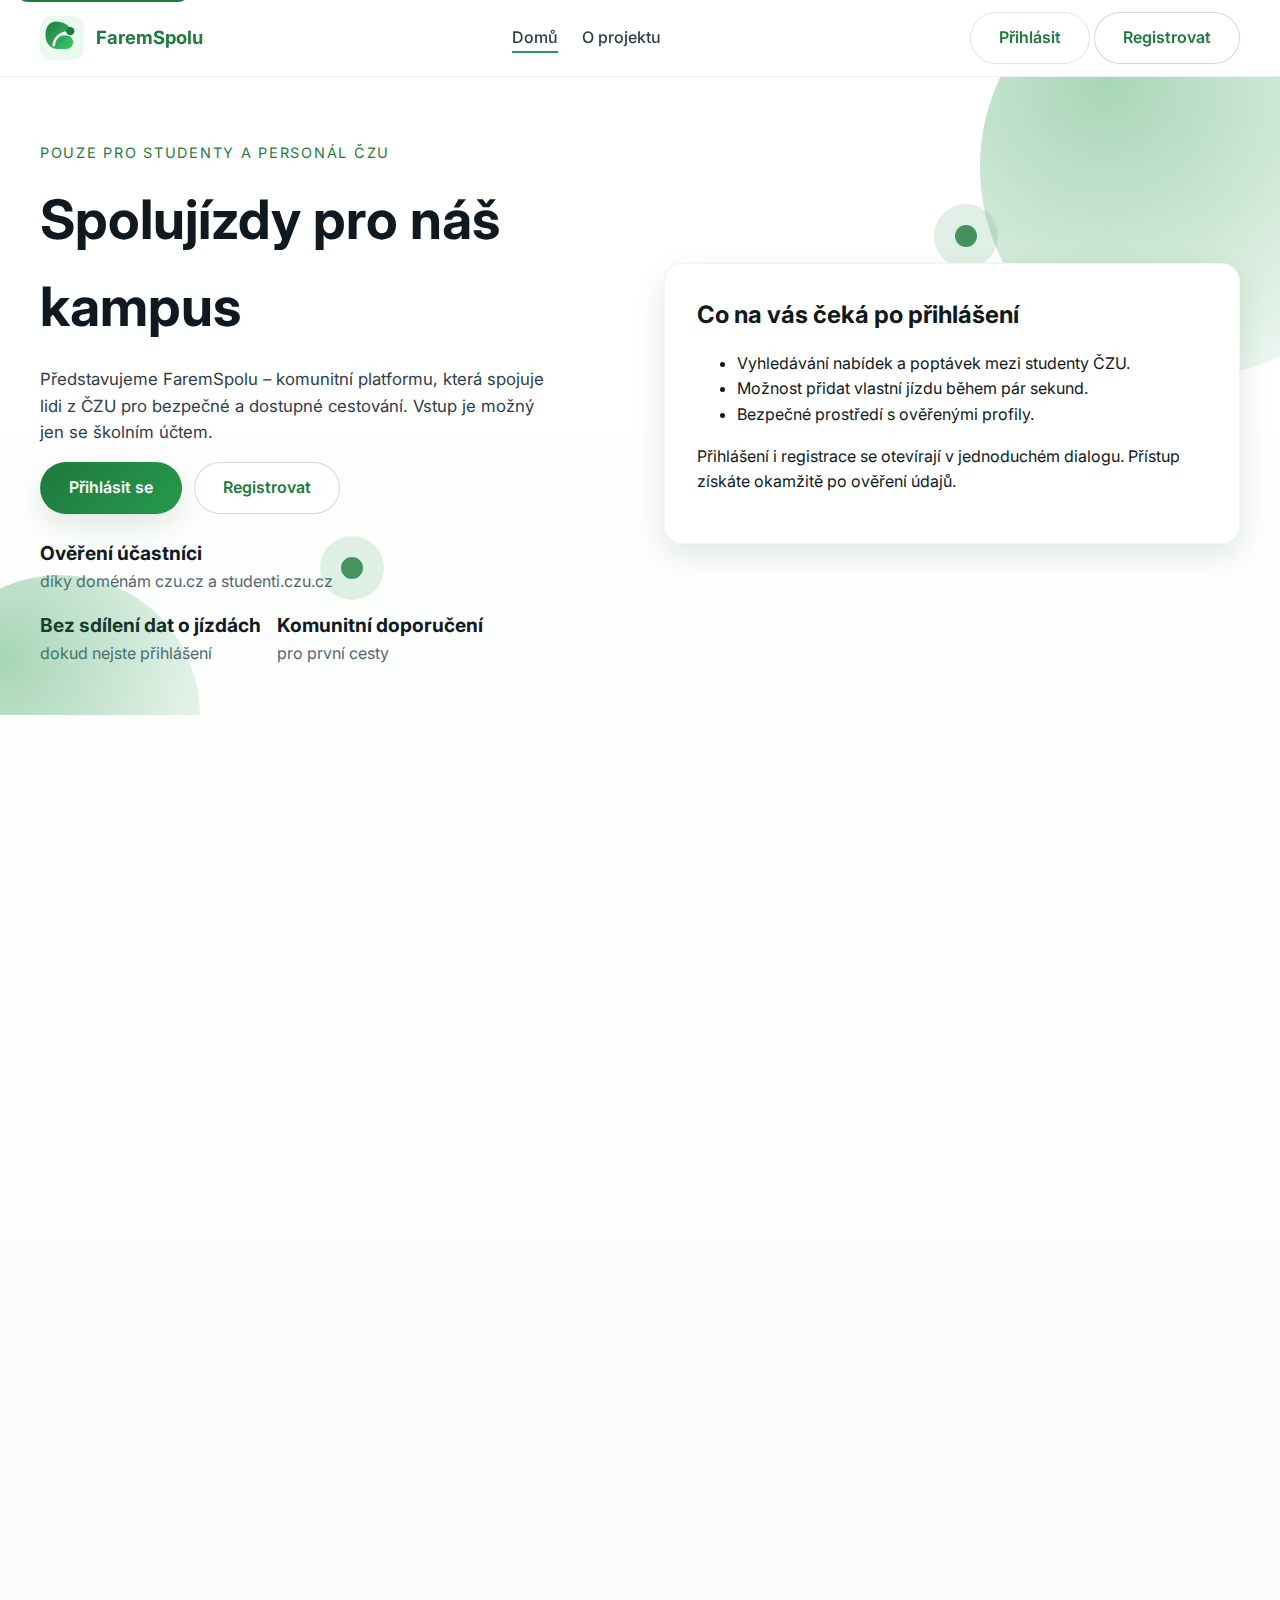
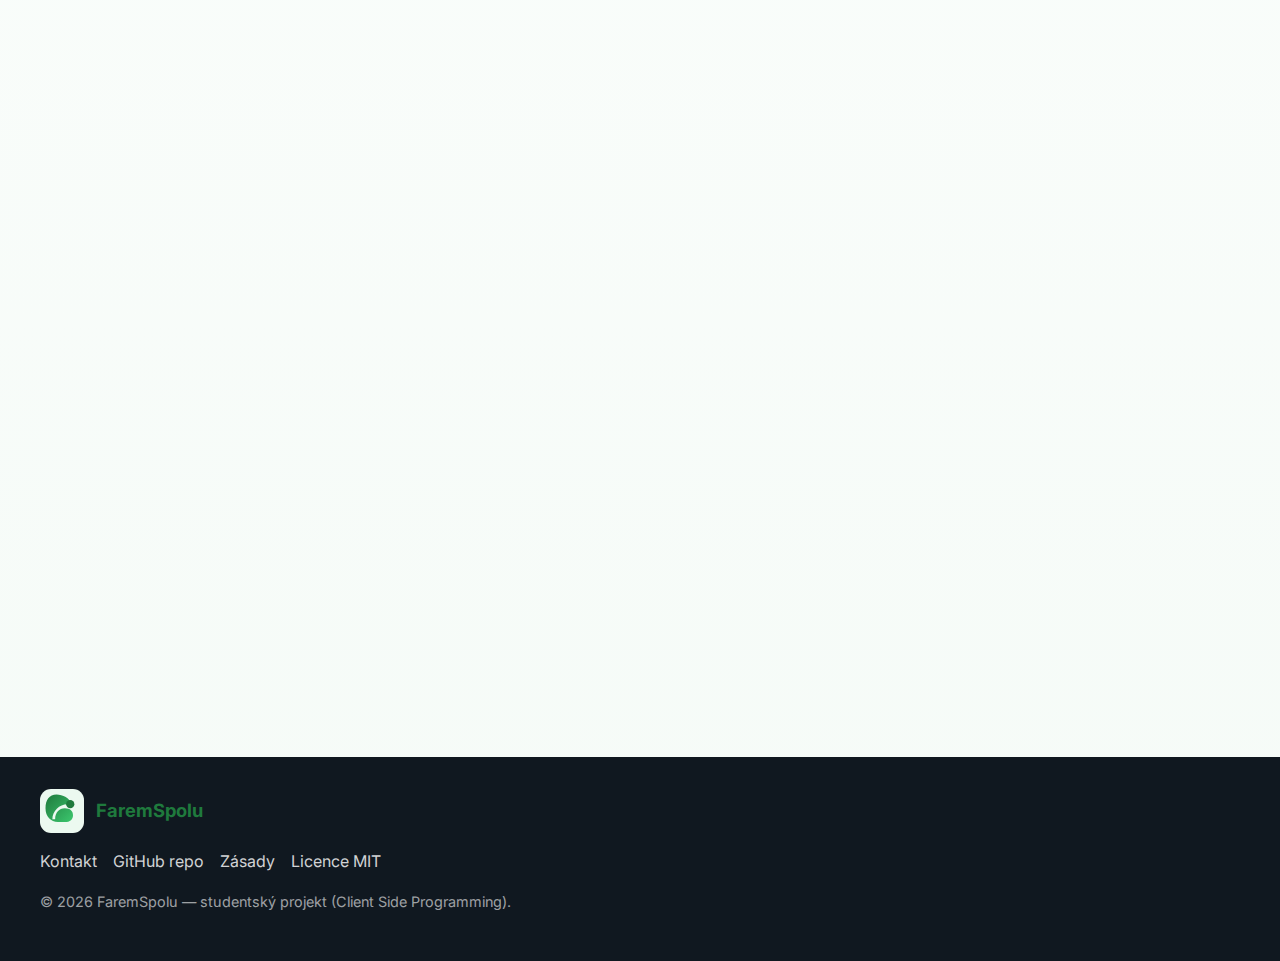
<file: index.html>
<!DOCTYPE html>
<html lang="cs">
  <head>
    <meta charset="utf-8" />
    <meta name="viewport" content="width=device-width, initial-scale=1" />
    <title>FaremSpolu – Jezdi spolu na ČZU</title>
    <meta
      name="description"
      content="Moderní studentská spolujízda pro ČZU. Sdílej cestu, ušetři peníze i planetu."
    />
    <meta property="og:type" content="website" />
    <meta property="og:title" content="FaremSpolu – Jezdi spolu na ČZU" />
    <meta
      property="og:description"
      content="Rezervuj jízdu se spolužáky z ČZU nebo nabídni volná místa."
    />
    <meta property="og:image" content="assets/img/logo.svg" />
    <link rel="icon" type="image/svg+xml" href="assets/img/logo.svg" />
    <link rel="preconnect" href="https://fonts.googleapis.com" />
    <link rel="preconnect" href="https://fonts.gstatic.com" crossorigin />
    <link
      href="https://fonts.googleapis.com/css2?family=Inter:wght@400;500;600;700&display=swap"
      rel="stylesheet"
    />
    <link rel="stylesheet" href="assets/css/reset.css" />
    <link rel="stylesheet" href="assets/css/styles.css" />
  </head>
  <body data-page="home">
    <a class="skip-link" href="#main-content">Přeskočit na obsah</a>
    <header class="site-header" data-component="header"></header>
    <main id="main-content" class="page page--home" tabindex="-1">
      <section class="hero" data-animate>
        <div class="hero__media" aria-hidden="true">
          <span class="hero__orb hero__orb--one"></span>
          <span class="hero__orb hero__orb--two"></span>
          <span class="hero__icon hero__icon--one"></span>
          <span class="hero__icon hero__icon--two"></span>
        </div>
        <div class="container hero__content">
          <div class="hero__copy">
            <p class="eyebrow">Studentská spolujízda z ČZU</p>
            <h1 class="hero__title">Jezdi spolu na ČZU</h1>
            <p class="hero__subtitle">
              Ušetři peníze i planetu. Domluv se se spolužáky, sdílej cestu a získej nové
              kontakty.
            </p>
            <div class="hero__cta">
              <a class="btn btn--primary" href="rides.html">Najít jízdu</a>
              <button class="btn btn--secondary" data-modal-open="offer-modal">
                Přidat jízdu
              </button>
            </div>
            <ul class="hero__stats" aria-label="FaremSpolu statistiky">
              <li><strong>1200+</strong> zprostředkovaných jízd</li>
              <li><strong>4.9★</strong> hodnocení komunity</li>
              <li><strong>-32 % CO₂</strong> proti sólo jízdám</li>
            </ul>
          </div>
          <form class="card search-form" novalidate data-animate>
            <fieldset class="search-form__group">
              <legend class="search-form__legend">Najdi svoji další cestu</legend>
              <label class="input" for="search-from">
                <span class="input__label">Odkud</span>
                <input
                  type="text"
                  id="search-from"
                  name="from"
                  placeholder="Např. Kolín"
                  required
                />
              </label>
              <label class="input" for="search-to">
                <span class="input__label">Kam</span>
                <input
                  type="text"
                  id="search-to"
                  name="to"
                  placeholder="ČZU Suchdol"
                  required
                />
              </label>
              <label class="input" for="search-date">
                <span class="input__label">Datum</span>
                <input type="date" id="search-date" name="date" required />
              </label>
              <div class="input input--switch">
                <span class="input__label">Směr jízdy</span>
                <div class="switch" data-search-direction-switch role="group" aria-label="Směr jízdy">
                  <button
                    class="switch__option is-active"
                    type="button"
                    data-search-direction-option="to"
                    aria-pressed="true"
                  >
                    Na ČZU
                  </button>
                  <button class="switch__option" type="button" data-search-direction-option="from" aria-pressed="false">
                    Z ČZU
                  </button>
                </div>
                <input type="hidden" name="direction" value="to" data-search-direction-value />
              </div>
              <label class="input" for="search-seats">
                <span class="input__label">Počet míst</span>
                <input
                  type="number"
                  id="search-seats"
                  name="seats"
                  min="1"
                  max="5"
                  value="1"
                  required
                />
              </label>
              <button class="btn btn--primary search-form__submit" type="submit">
                Najít jízdu
              </button>
            </fieldset>
          </form>
        </div>
      </section>

      <section class="section section--light" data-animate>
        <div class="container features">
          <header class="section__header">
            <h2 class="section__title">Proč FaremSpolu</h2>
            <p class="section__subtitle">Bezpečná, dostupná a ekologická cesta na fakultu.</p>
          </header>
          <div class="features__grid">
            <article class="card feature-card" tabindex="0">
              <span class="feature-card__icon" aria-hidden="true">
                <svg width="32" height="32"><use href="assets/img/icons.svg#shield"></use></svg>
              </span>
              <h3 class="feature-card__title">Bezpečnější cesta</h3>
              <p class="feature-card__text">
                Profil řidičů, ověřená hodnocení a chat se spolužáky ještě před jízdou.
              </p>
            </article>
            <article class="card feature-card" tabindex="0">
              <span class="feature-card__icon" aria-hidden="true">
                <svg width="32" height="32"><use href="assets/img/icons.svg#wallet"></use></svg>
              </span>
              <h3 class="feature-card__title">Levnější než MHD</h3>
              <p class="feature-card__text">
                Sdílej náklady na palivo i parkování. Transparentní ceny a okamžitá platba.
              </p>
            </article>
            <article class="card feature-card" tabindex="0">
              <span class="feature-card__icon" aria-hidden="true">
                <svg width="32" height="32"><use href="assets/img/icons.svg#leaf"></use></svg>
              </span>
              <h3 class="feature-card__title">Šetrné k planetě</h3>
              <p class="feature-card__text">
                Méně aut na silnici, méně emisí. Přispěj k zelenějšímu kampusu ČZU.
              </p>
            </article>
            <article class="card feature-card" tabindex="0">
              <span class="feature-card__icon" aria-hidden="true">
                <svg width="32" height="32"><use href="assets/img/icons.svg#hands"></use></svg>
              </span>
              <h3 class="feature-card__title">Komunitní zážitek</h3>
              <p class="feature-card__text">
                Poznej spolužáky z jiných oborů, sdílej tipy na zkoušky i cestovatelské zážitky.
              </p>
            </article>
          </div>
        </div>
      </section>

      <section class="section" data-animate>
        <div class="container rides-preview">
          <header class="section__header">
            <h2 class="section__title">Nejbližší jízdy</h2>
            <p class="section__subtitle">Vyber si z aktuálně nabízených jízd od studentů.</p>
          </header>
          <div class="rides-preview__list" data-rides-preview></div>
          <div class="section__actions">
            <a class="btn btn--ghost" href="rides.html">Zobrazit všechny jízdy</a>
          </div>
        </div>
      </section>

      <section class="section section--accent" data-animate>
        <div class="container testimonials">
          <header class="section__header">
            <h2 class="section__title">Reference od studentů</h2>
            <p class="section__subtitle">Co říká komunita FaremSpolu.</p>
          </header>
          <div class="testimonials__grid">
            <figure class="testimonial-card card">
              <blockquote class="testimonial-card__quote">
                „Našla jsem parťáky na každodenní cestu z Kladna. A díky hodnocení vím, s kým jedu.“
              </blockquote>
              <figcaption class="testimonial-card__meta">Lucie, Provozně ekonomická fakulta</figcaption>
            </figure>
            <figure class="testimonial-card card">
              <blockquote class="testimonial-card__quote">
                „Přidal jsem se jako řidič a mám plné auto během pár minut. Super komunita.“
              </blockquote>
              <figcaption class="testimonial-card__meta">Tomáš, Technická fakulta</figcaption>
            </figure>
            <figure class="testimonial-card card">
              <blockquote class="testimonial-card__quote">
                „Platforma je přístupná, vše jde ovládat klávesnicí a modální okno funguje skvěle.“
              </blockquote>
              <figcaption class="testimonial-card__meta">Eva, Fakulta životního prostředí</figcaption>
            </figure>
          </div>
        </div>
      </section>

      <section class="section section--quiet" data-animate id="next-steps">
        <div class="container split">
          <div class="split__content">
            <h2 class="section__title">Sdílej cestu z kampusu i zpět</h2>
            <p>
              FaremSpolu propojuje studenty ČZU. Najdeš zde nabídky jízd po celé republice, chytré
              filtry, ale i komunitu ochotných řidičů a pasažérů. Přidej se a pomoz zmenšit uhlíkovou
              stopu univerzity.
            </p>
          </div>
          <div class="split__media" aria-hidden="true">
            <svg class="split__illustration" viewBox="0 0 160 120">
              <rect x="8" y="20" width="144" height="80" rx="16" class="split__screen" />
              <path d="M40 80 L55 52 L70 80 Z" class="split__road" />
              <circle cx="88" cy="60" r="18" class="split__marker" />
            </svg>
          </div>
        </div>
      </section>

      <section class="section section--quiet" data-animate>
        <div class="container next-steps">
          <header class="section__header">
            <h2 class="section__title">HOW TO RUN</h2>
            <p class="section__subtitle">Otevři soubor <code>index.html</code> v prohlížeči.</p>
          </header>
          <header class="section__header section__header--sub">
            <h2 class="section__title">NEXT STEPS</h2>
            <ul class="next-steps__list">
              <li>Napojení na PHP API pro reálná data jízd.</li>
              <li>Implementace chatu uživatelů.</li>
              <li>Server-side filtry a rezervace míst.</li>
            </ul>
          </header>
        </div>
      </section>
    </main>
    <footer class="site-footer" data-component="footer"></footer>

    <script type="module" src="assets/js/pages/home.js"></script>
  </body>
</html>
</file>
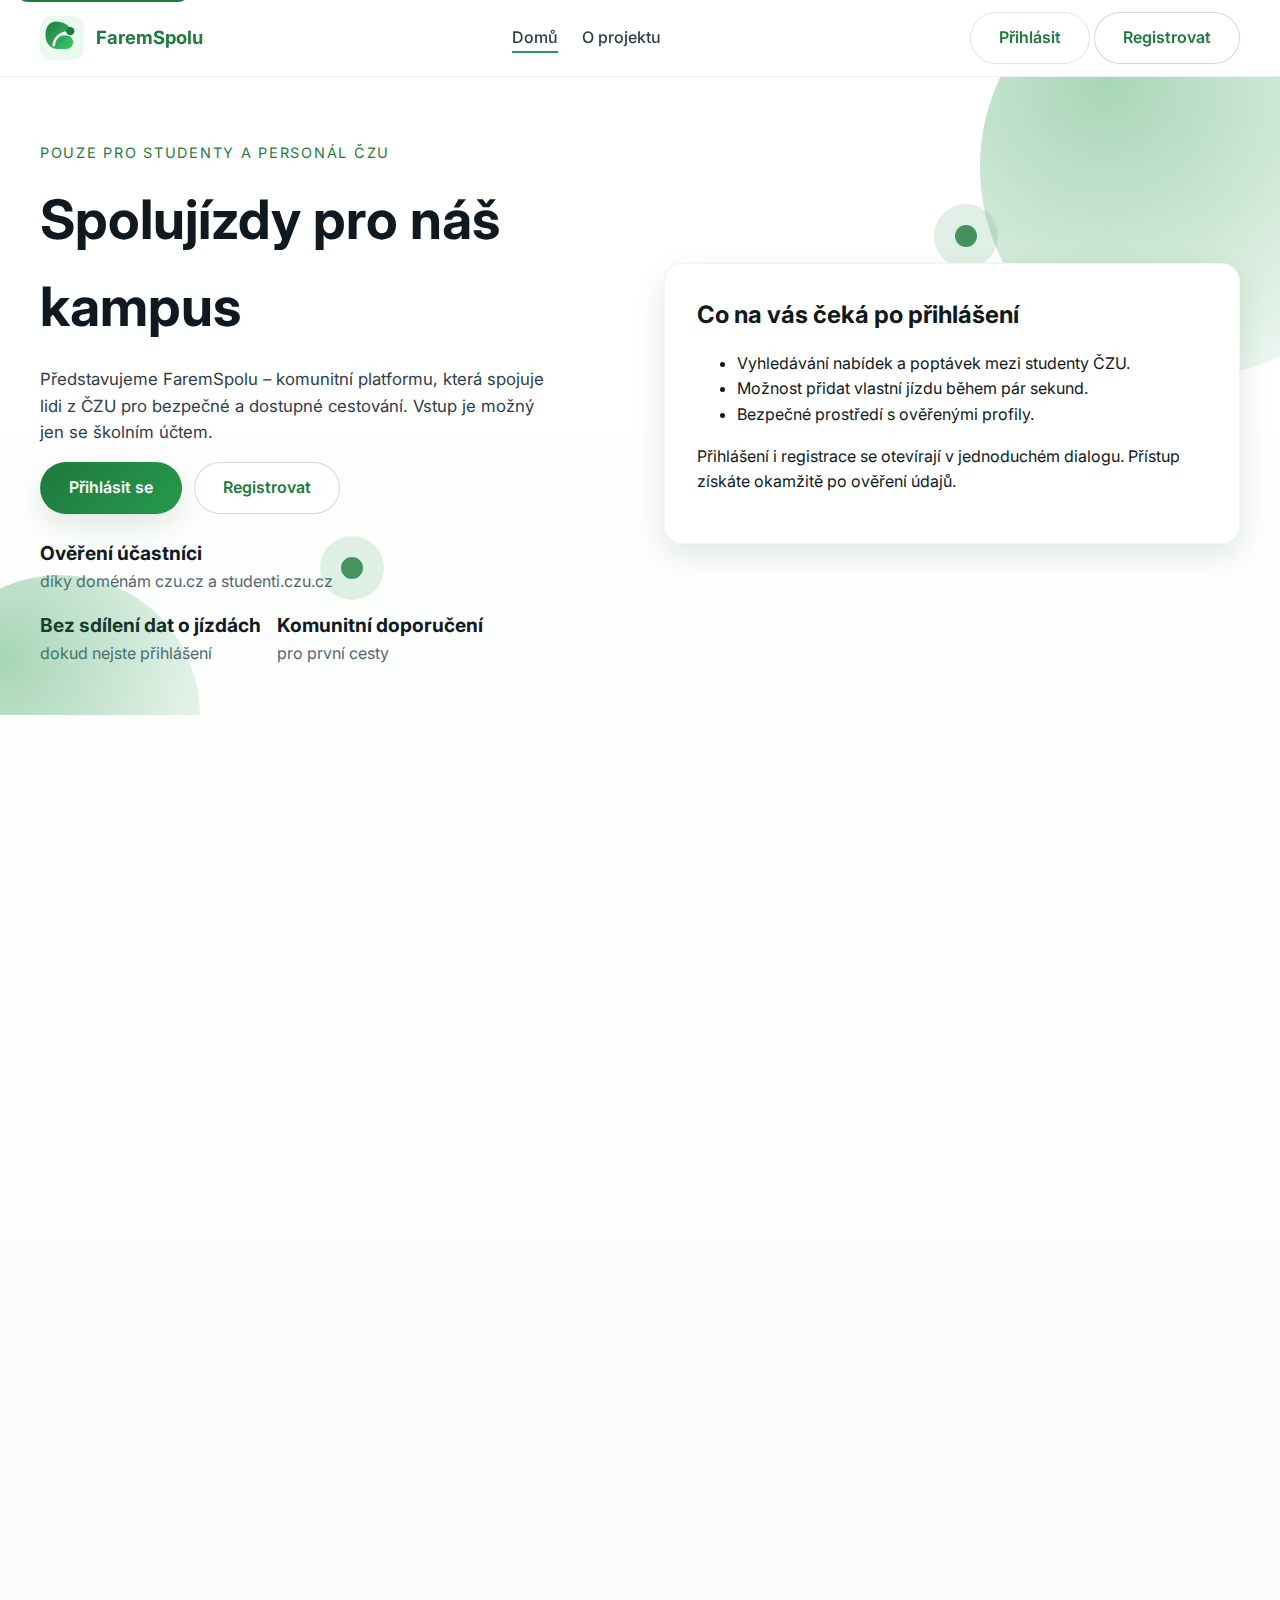
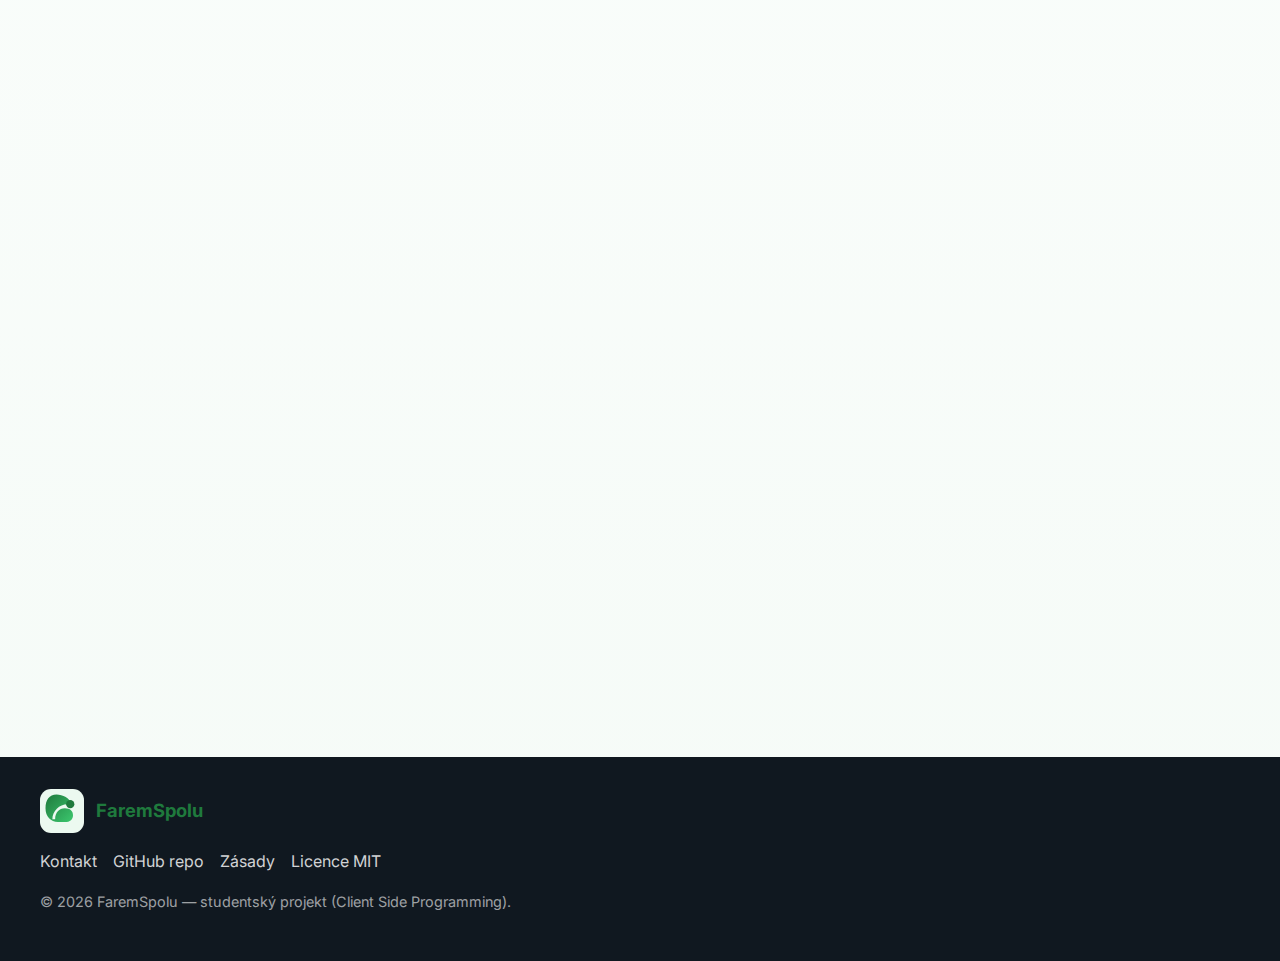
<file: account.html>
<!DOCTYPE html>
<html lang="cs">
  <head>
    <meta charset="utf-8" />
    <meta name="viewport" content="width=device-width, initial-scale=1" />
    <title>Můj účet – FaremSpolu</title>
    <meta name="description" content="Přehled jízd, hodnocení a aktivit uživatele FaremSpolu." />
    <link rel="icon" type="image/svg+xml" href="assets/img/logo.svg" />
    <link rel="preconnect" href="https://fonts.googleapis.com" />
    <link rel="preconnect" href="https://fonts.gstatic.com" crossorigin />
    <link
      href="https://fonts.googleapis.com/css2?family=Inter:wght@400;500;600;700&display=swap"
      rel="stylesheet"
    />
    <link rel="stylesheet" href="assets/css/reset.css" />
    <link rel="stylesheet" href="assets/css/styles.css" />
  </head>
  <body data-page="account">
    <a class="skip-link" href="#main-content">Přeskočit na obsah</a>
    <header class="site-header" data-component="header"></header>
    <main id="main-content" class="page page--account" tabindex="-1">
      <section class="subhero" data-animate>
        <div class="container subhero__inner">
          <div>
            <h1 class="subhero__title">Můj účet</h1>
            <p class="subhero__subtitle">
              Sleduj své cesty jako řidič i pasažér. Spravuj nabídky jízd a sleduj hodnocení.
            </p>
          </div>
          <button class="btn btn--secondary" data-modal-open="offer-modal">Nabídnout jízdu</button>
        </div>
      </section>

      <section class="section section--quiet" data-animate>
        <div class="container account" data-account>
          <article class="card account__summary" aria-live="polite">
            <h2 class="section__title">Shrnutí účtu</h2>
            <p class="account__role" data-account-role>Načítám údaje...</p>
            <dl class="account__stats">
              <div>
                <dt>Jízd jako řidič</dt>
                <dd data-account-driver-count>–</dd>
              </div>
              <div>
                <dt>Jízd jako pasažér</dt>
                <dd data-account-passenger-count>–</dd>
              </div>
              <div>
                <dt>Průměrné hodnocení</dt>
                <dd data-account-rating>–</dd>
              </div>
            </dl>
            <button class="btn btn--ghost" data-modal-open="offer-modal">Přidat novou jízdu</button>
          </article>

          <section class="account__lists">
            <article class="card account__section" aria-labelledby="driver-rides-heading">
              <div class="account__section-header">
                <h2 id="driver-rides-heading" class="section__title">Moje jízdy jako řidič</h2>
                <span class="badge" data-driver-role>Řidič</span>
              </div>
              <ul class="account__ride-list" data-driver-rides></ul>
            </article>

            <article class="card account__section" aria-labelledby="passenger-rides-heading">
              <div class="account__section-header">
                <h2 id="passenger-rides-heading" class="section__title">Moje jízdy jako pasažér</h2>
                <span class="badge badge--muted" data-passenger-role>Pasažér</span>
              </div>
              <ul class="account__ride-list" data-passenger-rides></ul>
            </article>
          </section>
        </div>
      </section>

      <section class="section" data-animate id="vehicles">
        <div class="container account-vehicles">
          <div class="account-vehicles__header">
            <h2 class="section__title">Moje auta</h2>
            <p>
              Spravuj vozidla, která používáš pro spolujízdy. Udržuj informace aktuální pro větší
              důvěryhodnost a rychlejší potvrzení žádostí.
            </p>
          </div>
          <div class="account-vehicles__content">
            <article class="card account-vehicles__panel" aria-labelledby="vehicle-list-heading">
              <div class="account__section-header">
                <h3 id="vehicle-list-heading" class="section__title">Registrovaná vozidla</h3>
              </div>
              <ul class="account-vehicles__items" data-vehicle-list></ul>
            </article>
            <article class="card account-vehicles__form" aria-labelledby="vehicle-form-heading">
              <div class="account__section-header">
                <h3 id="vehicle-form-heading" class="section__title">Přidat nové vozidlo</h3>
              </div>
              <form data-vehicle-form>
                <div class="account-vehicles__grid account-vehicles__grid--two">
                  <label class="input" for="vehicle-brand">
                    <span class="input__label">Značka</span>
                    <input id="vehicle-brand" name="brand" type="text" required autocomplete="off" />
                  </label>
                  <label class="input" for="vehicle-model">
                    <span class="input__label">Model</span>
                    <input id="vehicle-model" name="model" type="text" required autocomplete="off" />
                  </label>
                </div>
                <div class="account-vehicles__grid account-vehicles__grid--two">
                  <label class="input" for="vehicle-color">
                    <span class="input__label">Barva</span>
                    <input id="vehicle-color" name="color" type="text" required autocomplete="off" />
                  </label>
                  <label class="input" for="vehicle-plate">
                    <span class="input__label">SPZ</span>
                    <input id="vehicle-plate" name="plate" type="text" required autocomplete="off" />
                  </label>
                </div>
                <label class="input" for="vehicle-engine">
                  <span class="input__label">Typ motoru</span>
                  <select id="vehicle-engine" name="engine" required>
                    <option value="" disabled selected hidden>Vyber typ motoru</option>
                    <option value="benzin">Benzín</option>
                    <option value="diesel">Diesel</option>
                    <option value="lpg">LPG</option>
                    <option value="electro">Elektro</option>
                    <option value="hybrid">Hybrid</option>
                  </select>
                </label>
                <button class="btn btn--primary" type="submit">Uložit vozidlo</button>
              </form>
            </article>
          </div>
        </div>
      </section>
    </main>
    <footer class="site-footer" data-component="footer"></footer>

    <script type="module" src="assets/js/pages/account.js"></script>
  </body>
</html>
</file>
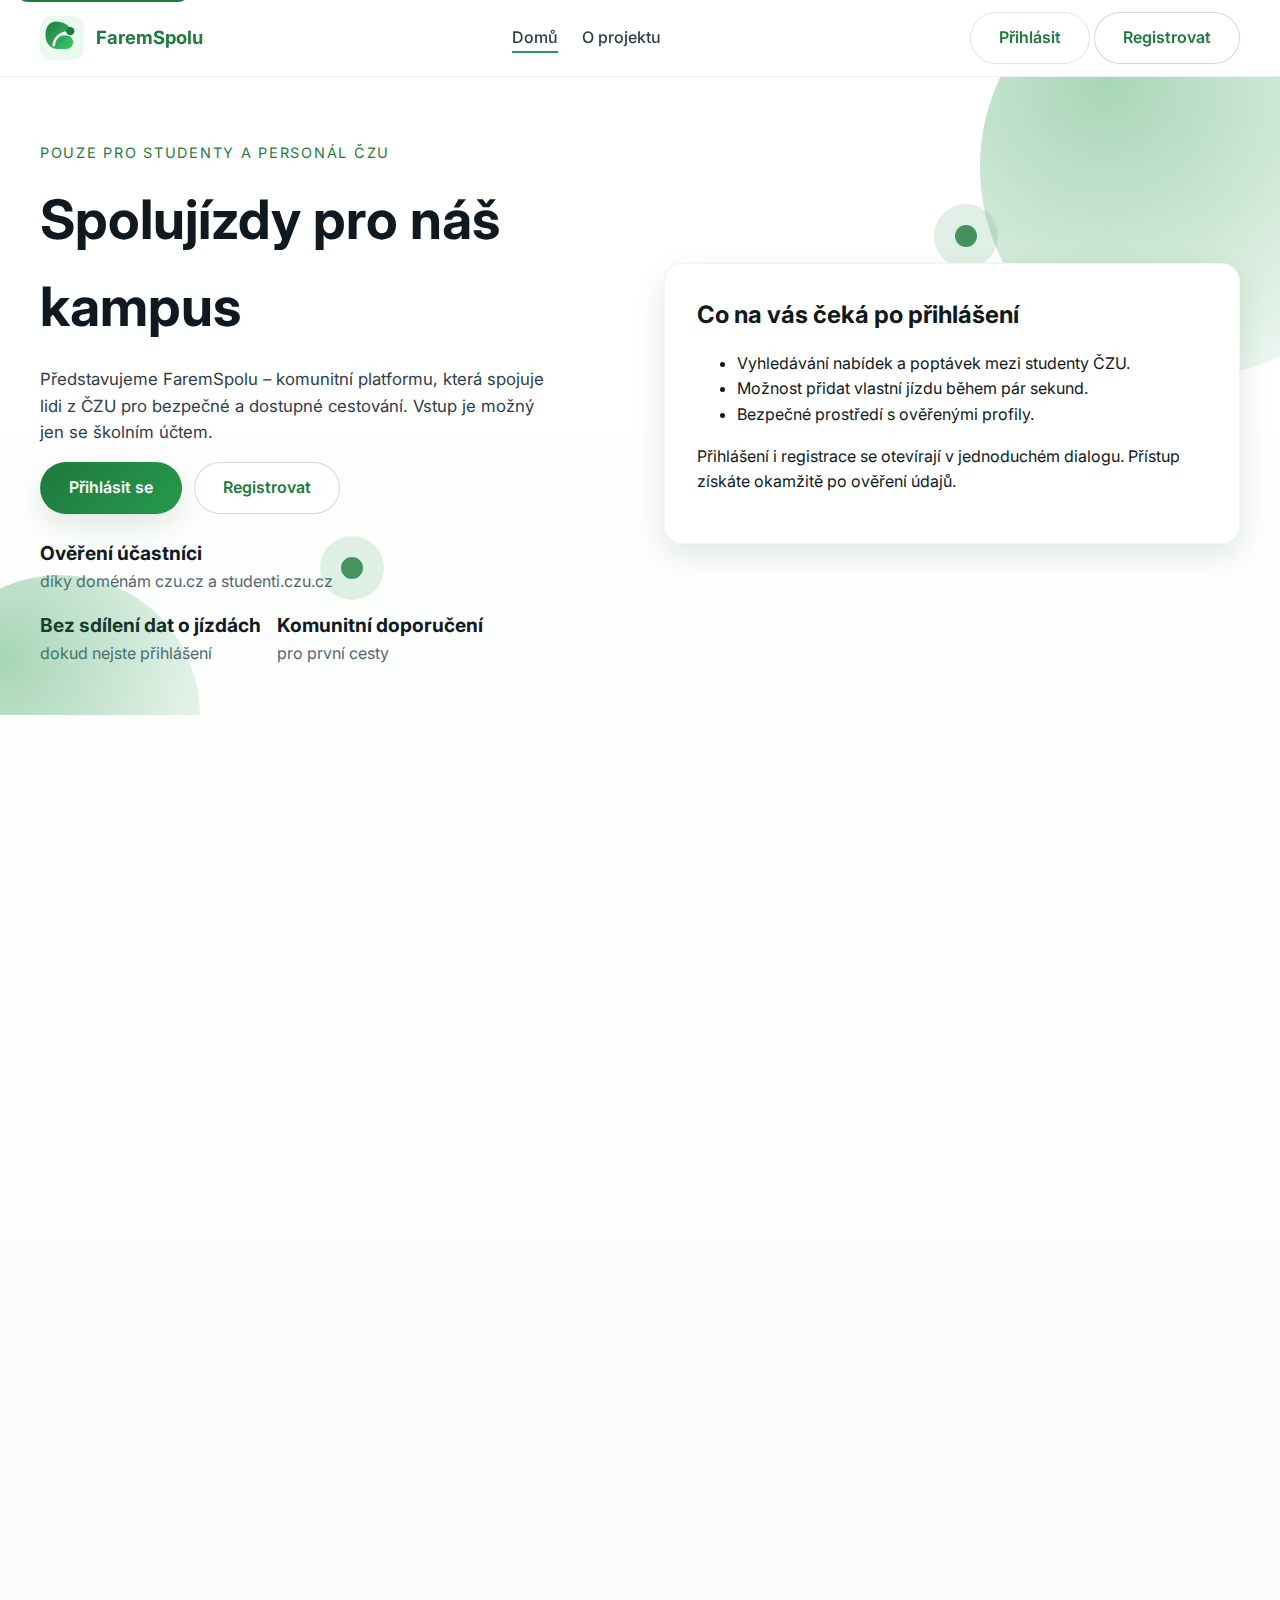
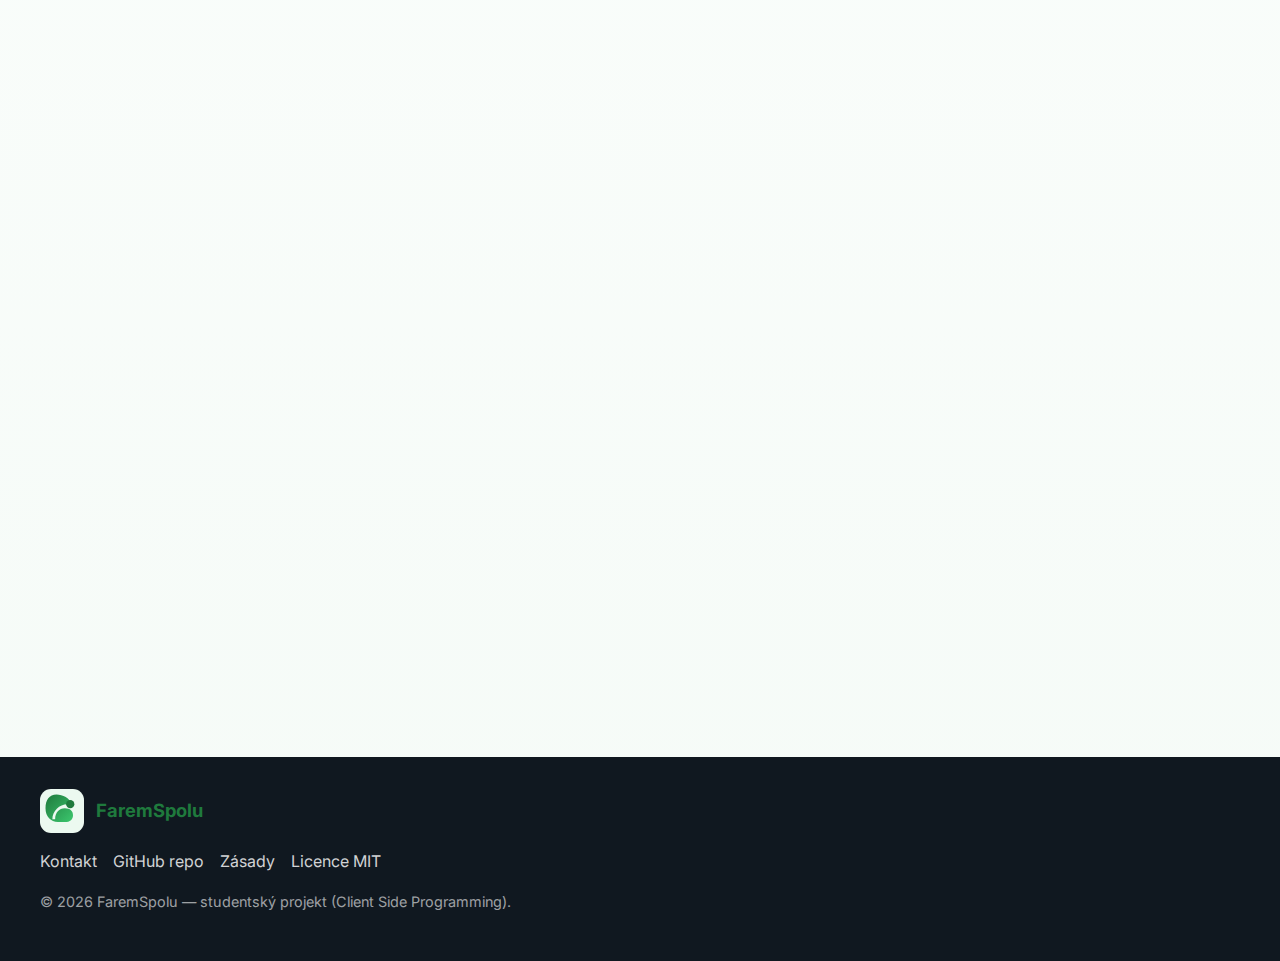
<file: landing.html>
<!DOCTYPE html>
<html lang="cs">
  <head>
    <meta charset="utf-8" />
    <meta name="viewport" content="width=device-width, initial-scale=1" />
    <title>FaremSpolu – Pro studenty a personál ČZU</title>
    <meta
      name="description"
      content="Přidej se k komunitě spolujízd na ČZU. Přístup jen pro studenty a zaměstnance se školním účtem."
    />
    <meta property="og:type" content="website" />
    <meta property="og:title" content="FaremSpolu – Pro studenty a personál ČZU" />
    <meta
      property="og:description"
      content="Sdílej cesty mezi kampusem a domovem se spolužáky. Registrace pouze pro školní e-maily."
    />
    <meta property="og:image" content="assets/img/logo.svg" />
    <link rel="icon" type="image/svg+xml" href="assets/img/logo.svg" />
    <link rel="preconnect" href="https://fonts.googleapis.com" />
    <link rel="preconnect" href="https://fonts.gstatic.com" crossorigin />
    <link
      href="https://fonts.googleapis.com/css2?family=Inter:wght@400;500;600;700&display=swap"
      rel="stylesheet"
    />
    <link rel="stylesheet" href="assets/css/reset.css" />
    <link rel="stylesheet" href="assets/css/styles.css" />
  </head>
  <body data-page="landing">
    <a class="skip-link" href="#main-content">Přeskočit na obsah</a>
    <header class="site-header" data-component="header"></header>
    <main id="main-content" class="page page--home" tabindex="-1">
      <section class="hero" data-animate>
        <div class="hero__media" aria-hidden="true">
          <span class="hero__orb hero__orb--one"></span>
          <span class="hero__orb hero__orb--two"></span>
          <span class="hero__icon hero__icon--one"></span>
          <span class="hero__icon hero__icon--two"></span>
        </div>
        <div class="container hero__content">
          <div class="hero__copy">
            <p class="eyebrow">Pouze pro studenty a personál ČZU</p>
            <h1 class="hero__title">Spolujízdy pro náš kampus</h1>
            <p class="hero__subtitle">
              Představujeme FaremSpolu – komunitní platformu, která spojuje lidi z ČZU pro bezpečné a dostupné
              cestování. Vstup je možný jen se školním účtem.
            </p>
            <div class="hero__cta">
              <button class="btn btn--primary" type="button" data-auth-login>Přihlásit se</button>
              <button class="btn btn--secondary" type="button" data-auth-register>Registrovat</button>
            </div>
            <ul class="hero__stats" aria-label="Benefity pro nové uživatele">
              <li><strong>Ověření účastníci</strong> díky doménám czu.cz a studenti.czu.cz</li>
              <li><strong>Bez sdílení dat o jízdách</strong> dokud nejste přihlášení</li>
              <li><strong>Komunitní doporučení</strong> pro první cesty</li>
            </ul>
          </div>
          <div class="card" data-animate>
            <div class="card__content">
              <h2>Co na vás čeká po přihlášení</h2>
              <ul class="feature-list">
                <li>Vyhledávání nabídek a poptávek mezi studenty ČZU.</li>
                <li>Možnost přidat vlastní jízdu během pár sekund.</li>
                <li>Bezpečné prostředí s ověřenými profily.</li>
              </ul>
              <p class="input__hint">
                Přihlášení i registrace se otevírají v jednoduchém dialogu. Přístup získáte okamžitě po ověření
                údajů.
              </p>
            </div>
          </div>
        </div>
      </section>

      <section class="section section--light" data-animate>
        <div class="container features">
          <header class="section__header">
            <h2 class="section__title">Proč se přidat</h2>
            <p class="section__subtitle">Sdílené jízdy šité na míru životu na univerzitě.</p>
          </header>
          <div class="features__grid">
            <article class="card feature-card" tabindex="0">
              <span class="feature-card__icon" aria-hidden="true">
                <svg width="32" height="32"><use href="assets/img/icons.svg#shield"></use></svg>
              </span>
              <h3 class="feature-card__title">Uzavřená komunita</h3>
              <p class="feature-card__text">
                Každý profil je spojený se školním e-mailem. To zaručuje, že je platforma jen pro studenty a kolegy
                z ČZU.
              </p>
            </article>
            <article class="card feature-card" tabindex="0">
              <span class="feature-card__icon" aria-hidden="true">
                <svg width="32" height="32"><use href="assets/img/icons.svg#leaf"></use></svg>
              </span>
              <h3 class="feature-card__title">Šetrné cestování</h3>
              <p class="feature-card__text">
                Sdílené jízdy snižují počet aut na cestě do Suchdola a šetří rozpočet i planetu.
              </p>
            </article>
            <article class="card feature-card" tabindex="0">
              <span class="feature-card__icon" aria-hidden="true">
                <svg width="32" height="32"><use href="assets/img/icons.svg#hands"></use></svg>
              </span>
              <h3 class="feature-card__title">Podpora nováčků</h3>
              <p class="feature-card__text">
                Doporučení pro první jízdu, tipy k etiketě a jasná pravidla pro bezpečné domluvy.
              </p>
            </article>
            <article class="card feature-card" tabindex="0">
              <span class="feature-card__icon" aria-hidden="true">
                <svg width="32" height="32"><use href="assets/img/icons.svg#wallet"></use></svg>
              </span>
              <h3 class="feature-card__title">Transparentní domluva</h3>
              <p class="feature-card__text">
                Před přihlášením vidíš, jak platforma funguje. Po přihlášení můžeš rovnou vyjednat férové ceny a
                podmínky.
              </p>
            </article>
          </div>
        </div>
      </section>

      <section class="section" data-animate>
        <div class="container split">
          <div class="split__media">
            <img src="assets/img/logo.svg" class="split__illustration" alt="Logo FaremSpolu" />
          </div>
          <div class="split__content">
            <header class="section__header">
              <h2 class="section__title">Jak to funguje</h2>
              <p class="section__subtitle">Jednoduchý proces, který zvládne každý.</p>
            </header>
            <ol class="feature-list">
              <li>Otevři přihlašovací nebo registrační dialog a ověř svůj školní e-mail.</li>
              <li>Vyplň základní údaje, vyber gender a nastav si heslo s požadovanými parametry.</li>
              <li>Po úspěšném přihlášení tě přesměrujeme na hlavní stránku s aktuálními jízdami.</li>
            </ol>
            <div class="section__actions">
              <button class="btn btn--primary" type="button" data-auth-register>Chci se registrovat</button>
              <button class="btn btn--ghost" type="button" data-auth-login>Už mám účet</button>
            </div>
          </div>
        </div>
      </section>

      <section class="section section--quiet" data-animate id="about">
        <div class="container split">
          <div class="split__content">
            <header class="section__header">
              <h2 class="section__title">O projektu</h2>
              <p class="section__subtitle">
                FaremSpolu vznikl jako studentská iniciativa na podporu bezpečné a udržitelné dopravy na ČZU.
              </p>
            </header>
            <p>
              Platforma je určena výhradně pro studenty a zaměstnance ČZU. Přístup je vázaný na ověření e-mailu s
              doménou <strong>czu.cz</strong> nebo <strong>studenti.czu.cz</strong>, aby byla komunita opravdu jen
              z našeho kampusu.
            </p>
            <p>
              Nepřihlášení uživatelé vidí pouze tuto prezentační stránku. Skutečná data o nabídkách a poptávkách se
              zobrazí až po úspěšném přihlášení nebo registraci.
            </p>
            <ul class="feature-list">
              <li>Doporučení k bezpečnosti a komunikaci.</li>
              <li>Tipy na férové sdílení nákladů a domluvu trasy.</li>
              <li>Inspirace, jak lépe kombinovat spolujízdy s MHD.</li>
            </ul>
          </div>
          <div class="split__media" aria-hidden="true">
            <span class="hero__orb hero__orb--one"></span>
            <span class="hero__orb hero__orb--two"></span>
            <img src="assets/img/logo.svg" class="split__illustration" alt="Logo FaremSpolu" />
          </div>
        </div>
      </section>
    </main>
    <footer class="site-footer" data-component="footer"></footer>

    <script type="module" src="assets/js/pages/landing.js"></script>
  </body>
</html>
</file>
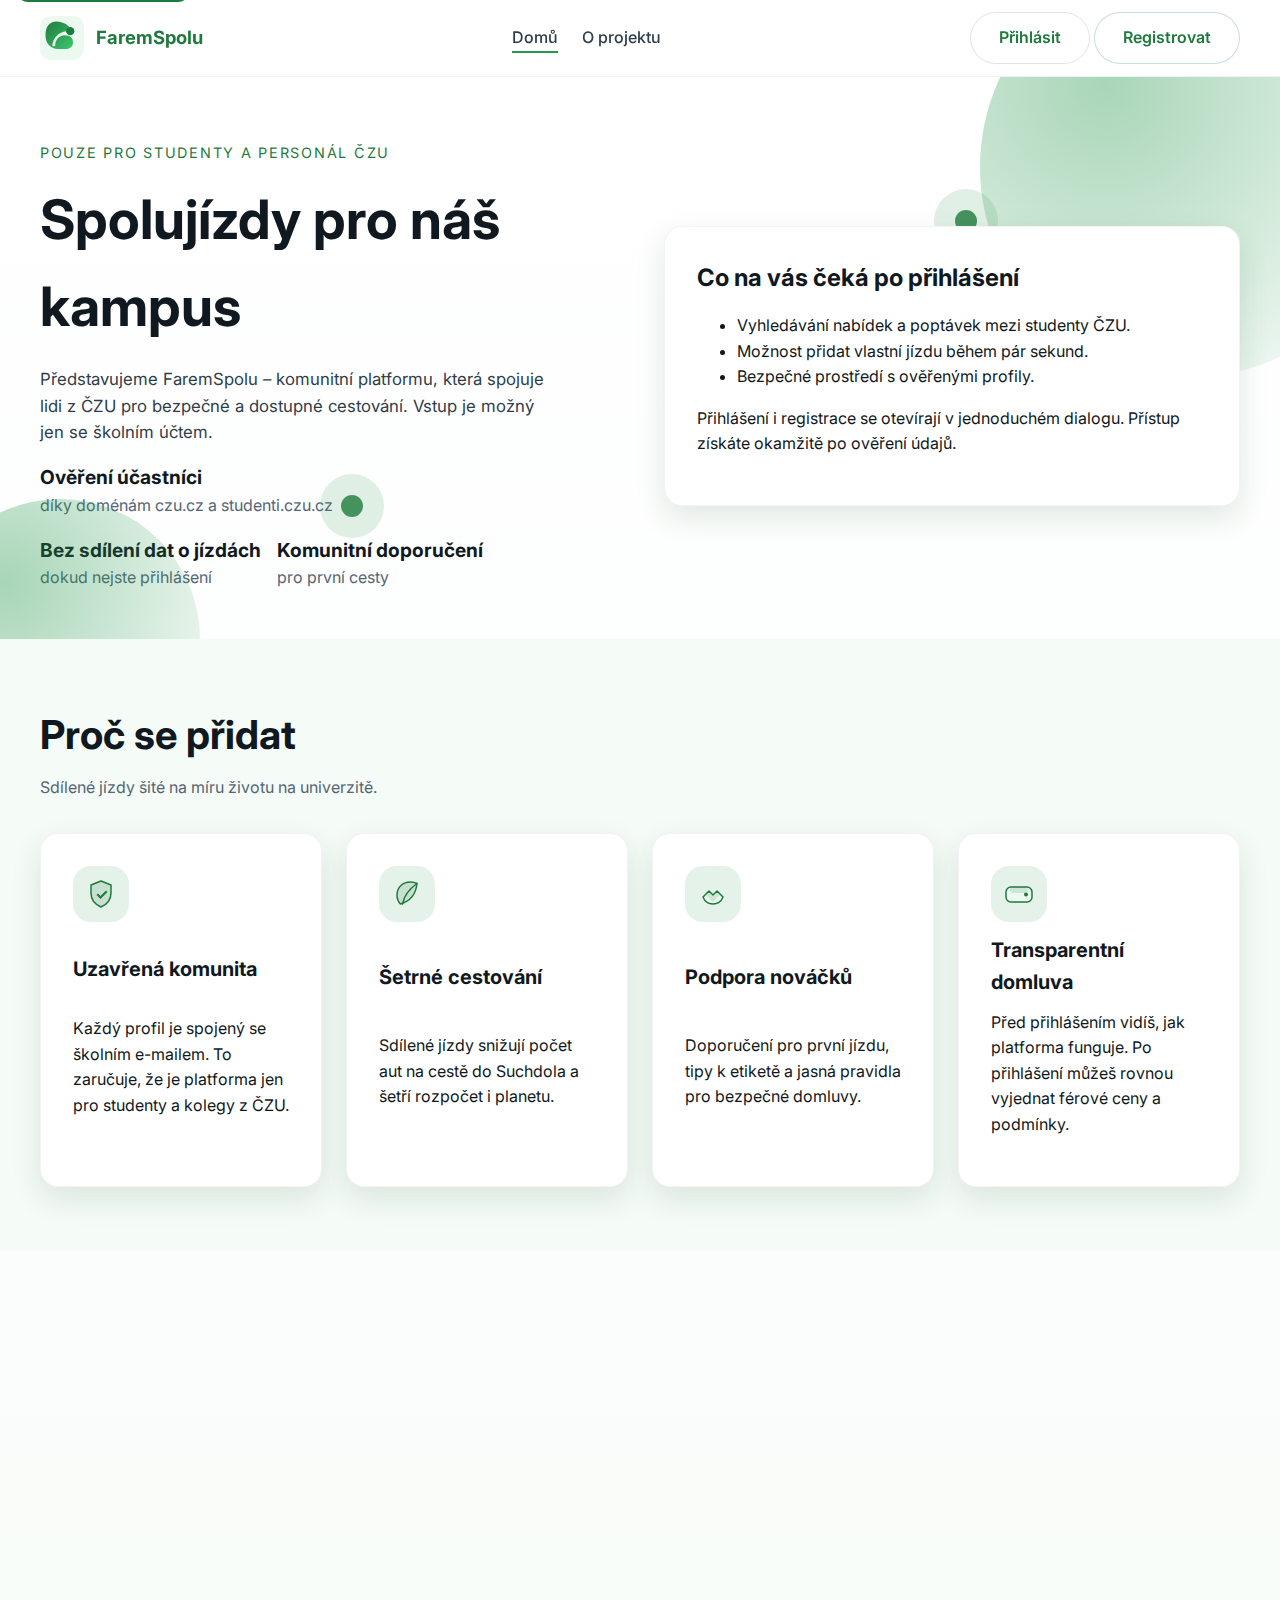
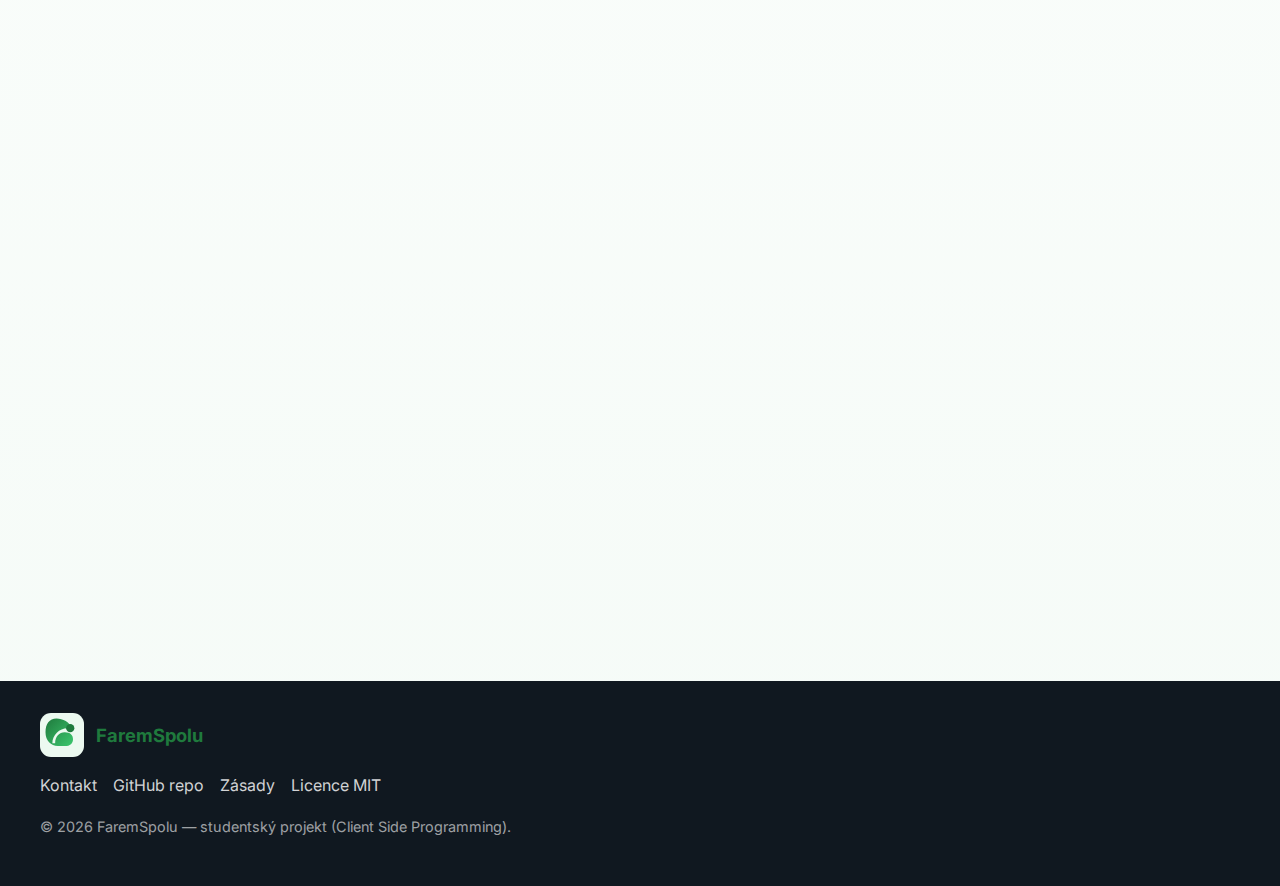
<file: landing_b.html>
<!DOCTYPE html>
<html lang="cs">
  <head>
    <meta charset="utf-8" />
    <meta name="viewport" content="width=device-width, initial-scale=1" />
    <title>FaremSpolu – Pro studenty a personál ČZU</title>
    <meta
      name="description"
      content="Přidej se k komunitě spolujízd na ČZU. Přístup jen pro studenty a zaměstnance se školním účtem."
    />
    <meta property="og:type" content="website" />
    <meta property="og:title" content="FaremSpolu – Pro studenty a personál ČZU" />
    <meta
      property="og:description"
      content="Sdílej cesty mezi kampusem a domovem se spolužáky. Registrace pouze pro školní e-maily."
    />
    <meta property="og:image" content="assets/img/logo.svg" />
    <link rel="icon" type="image/svg+xml" href="assets/img/logo.svg" />
    <link rel="preconnect" href="https://fonts.googleapis.com" />
    <link rel="preconnect" href="https://fonts.gstatic.com" crossorigin />
    <link
      href="https://fonts.googleapis.com/css2?family=Inter:wght@400;500;600;700&display=swap"
      rel="stylesheet"
    />
    <link rel="stylesheet" href="assets/css/reset.css" />
    <link rel="stylesheet" href="assets/css/styles.css" />
  </head>
  <body data-page="landing">
    <a class="skip-link" href="#main-content">Přeskočit na obsah</a>
    <header class="site-header" data-component="header"></header>
    <main id="main-content" class="page page--home" tabindex="-1">
      <section class="hero" data-animate>
        <div class="hero__media" aria-hidden="true">
          <span class="hero__orb hero__orb--one"></span>
          <span class="hero__orb hero__orb--two"></span>
          <span class="hero__icon hero__icon--one"></span>
          <span class="hero__icon hero__icon--two"></span>
        </div>
        <div class="container hero__content">
          <div class="hero__copy">
            <p class="eyebrow">Pouze pro studenty a personál ČZU</p>
            <h1 class="hero__title">Spolujízdy pro náš kampus</h1>
            <p class="hero__subtitle">
              Představujeme FaremSpolu – komunitní platformu, která spojuje lidi z ČZU pro bezpečné a dostupné
              cestování. Vstup je možný jen se školním účtem.
            </p>
            <ul class="hero__stats" aria-label="Benefity pro nové uživatele">
              <li><strong>Ověření účastníci</strong> díky doménám czu.cz a studenti.czu.cz</li>
              <li><strong>Bez sdílení dat o jízdách</strong> dokud nejste přihlášení</li>
              <li><strong>Komunitní doporučení</strong> pro první cesty</li>
            </ul>
          </div>
          <div class="card" data-animate>
            <div class="card__content">
              <h2>Co na vás čeká po přihlášení</h2>
              <ul class="feature-list">
                <li>Vyhledávání nabídek a poptávek mezi studenty ČZU.</li>
                <li>Možnost přidat vlastní jízdu během pár sekund.</li>
                <li>Bezpečné prostředí s ověřenými profily.</li>
              </ul>
              <p class="input__hint">
                Přihlášení i registrace se otevírají v jednoduchém dialogu. Přístup získáte okamžitě po ověření
                údajů.
              </p>
            </div>
          </div>
        </div>
      </section>

      <section class="section section--light" data-animate>
        <div class="container features">
          <header class="section__header">
            <h2 class="section__title">Proč se přidat</h2>
            <p class="section__subtitle">Sdílené jízdy šité na míru životu na univerzitě.</p>
          </header>
          <div class="features__grid">
            <article class="card feature-card" tabindex="0">
              <span class="feature-card__icon" aria-hidden="true">
                <svg width="32" height="32"><use href="assets/img/icons.svg#shield"></use></svg>
              </span>
              <h3 class="feature-card__title">Uzavřená komunita</h3>
              <p class="feature-card__text">
                Každý profil je spojený se školním e-mailem. To zaručuje, že je platforma jen pro studenty a kolegy
                z ČZU.
              </p>
            </article>
            <article class="card feature-card" tabindex="0">
              <span class="feature-card__icon" aria-hidden="true">
                <svg width="32" height="32"><use href="assets/img/icons.svg#leaf"></use></svg>
              </span>
              <h3 class="feature-card__title">Šetrné cestování</h3>
              <p class="feature-card__text">
                Sdílené jízdy snižují počet aut na cestě do Suchdola a šetří rozpočet i planetu.
              </p>
            </article>
            <article class="card feature-card" tabindex="0">
              <span class="feature-card__icon" aria-hidden="true">
                <svg width="32" height="32"><use href="assets/img/icons.svg#hands"></use></svg>
              </span>
              <h3 class="feature-card__title">Podpora nováčků</h3>
              <p class="feature-card__text">
                Doporučení pro první jízdu, tipy k etiketě a jasná pravidla pro bezpečné domluvy.
              </p>
            </article>
            <article class="card feature-card" tabindex="0">
              <span class="feature-card__icon" aria-hidden="true">
                <svg width="32" height="32"><use href="assets/img/icons.svg#wallet"></use></svg>
              </span>
              <h3 class="feature-card__title">Transparentní domluva</h3>
              <p class="feature-card__text">
                Před přihlášením vidíš, jak platforma funguje. Po přihlášení můžeš rovnou vyjednat férové ceny a
                podmínky.
              </p>
            </article>
          </div>
        </div>
      </section>

      <section class="section" data-animate>
        <div class="container split">
          <div class="split__media">
            <img src="assets/img/logo.svg" class="split__illustration" alt="Logo FaremSpolu" />
          </div>
          <div class="split__content">
            <header class="section__header">
              <h2 class="section__title">Jak to funguje</h2>
              <p class="section__subtitle">Jednoduchý proces, který zvládne každý.</p>
            </header>
            <ol class="feature-list">
              <li>Otevři přihlašovací nebo registrační dialog a ověř svůj školní e-mail.</li>
              <li>Vyplň základní údaje, vyber gender a nastav si heslo s požadovanými parametry.</li>
              <li>Po úspěšném přihlášení tě přesměrujeme na hlavní stránku s aktuálními jízdami.</li>
            </ol>
            <div class="section__actions">
              <button class="btn btn--primary" type="button" data-auth-register>Chci se registrovat</button>
              <button class="btn btn--ghost" type="button" data-auth-login>Už mám účet</button>
            </div>
          </div>
        </div>
      </section>

      <section class="section section--quiet" data-animate id="about">
        <div class="container split">
          <div class="split__content">
            <header class="section__header">
              <h2 class="section__title">O projektu</h2>
              <p class="section__subtitle">
                FaremSpolu vznikl jako studentská iniciativa na podporu bezpečné a udržitelné dopravy na ČZU.
              </p>
            </header>
            <p>
              Platforma je určena výhradně pro studenty a zaměstnance ČZU. Přístup je vázaný na ověření e-mailu s
              doménou <strong>czu.cz</strong> nebo <strong>studenti.czu.cz</strong>, aby byla komunita opravdu jen
              z našeho kampusu.
            </p>
            <p>
              Nepřihlášení uživatelé vidí pouze tuto prezentační stránku. Skutečná data o nabídkách a poptávkách se
              zobrazí až po úspěšném přihlášení nebo registraci.
            </p>
            <ul class="feature-list">
              <li>Doporučení k bezpečnosti a komunikaci.</li>
              <li>Tipy na férové sdílení nákladů a domluvu trasy.</li>
              <li>Inspirace, jak lépe kombinovat spolujízdy s MHD.</li>
            </ul>
          </div>
          <div class="split__media" aria-hidden="true">
            <span class="hero__orb hero__orb--one"></span>
            <span class="hero__orb hero__orb--two"></span>
            <img src="assets/img/logo.svg" class="split__illustration" alt="Logo FaremSpolu" />
          </div>
        </div>
      </section>
    </main>
    <footer class="site-footer" data-component="footer"></footer>

    <script type="module" src="assets/js/pages/landing.js"></script>
  </body>
</html>
</file>
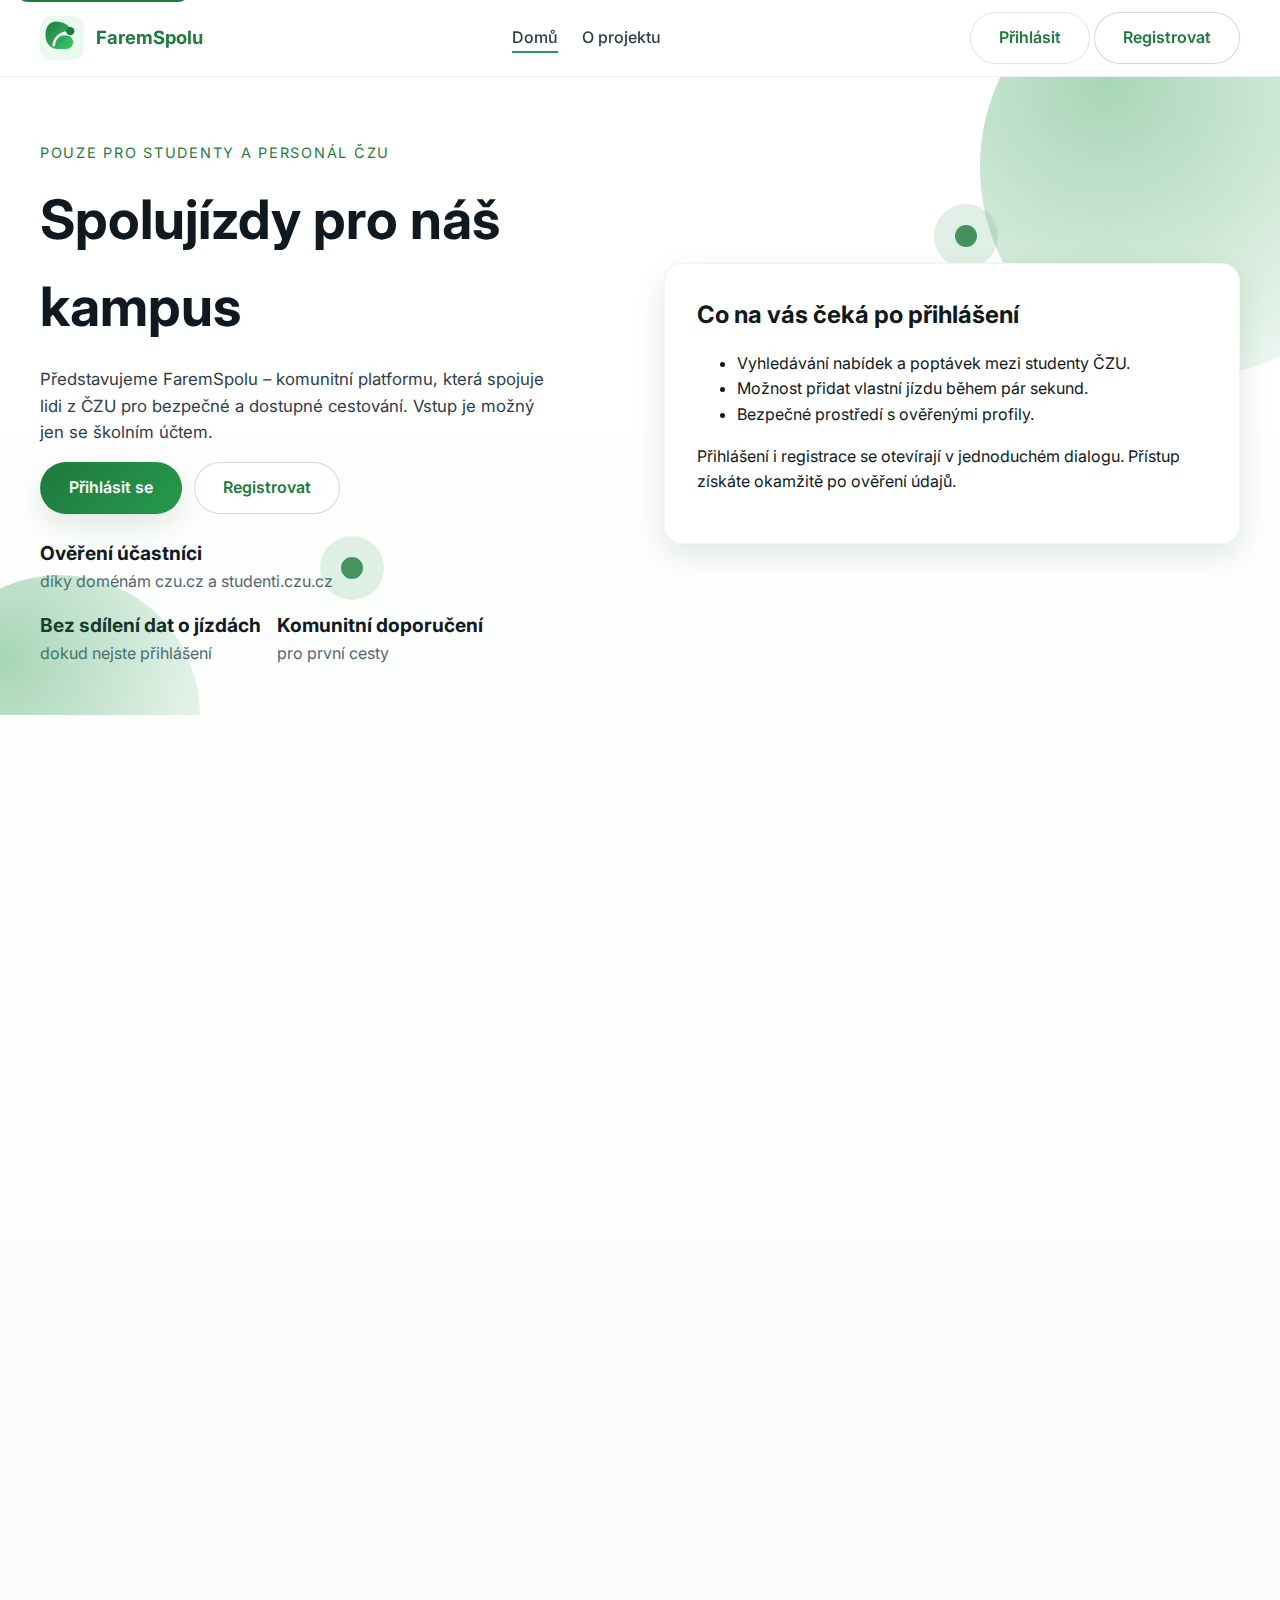
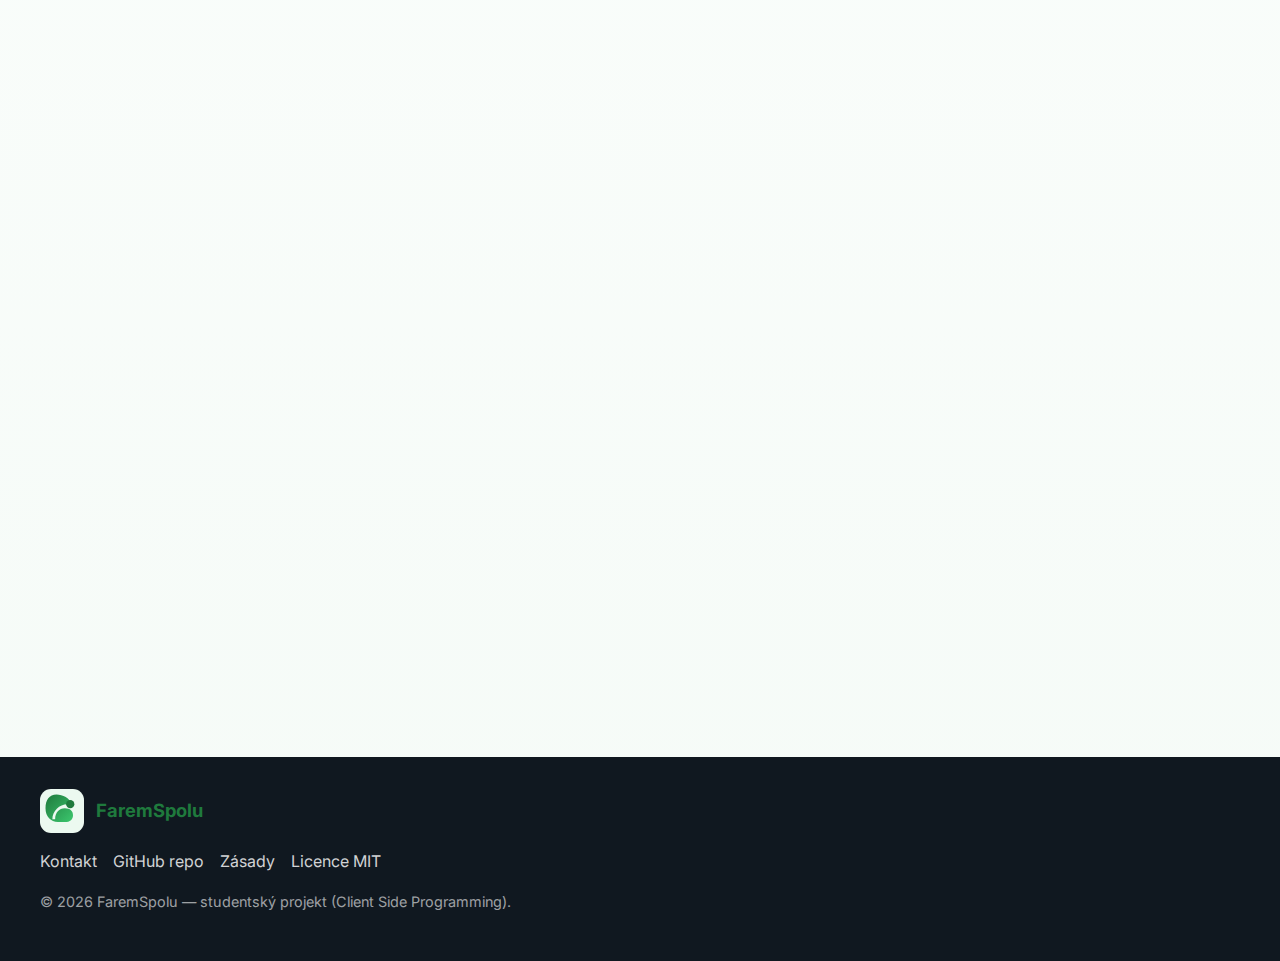
<file: ride.html>
<!DOCTYPE html>
<html lang="cs">
  <head>
    <meta charset="utf-8" />
    <meta name="viewport" content="width=device-width, initial-scale=1" />
    <title>Detail jízdy – FaremSpolu</title>
    <meta name="description" content="Detail studentské spolujízdy na platformě FaremSpolu." />
    <link rel="icon" type="image/svg+xml" href="assets/img/logo.svg" />
    <link rel="preconnect" href="https://fonts.googleapis.com" />
    <link rel="preconnect" href="https://fonts.gstatic.com" crossorigin />
    <link
      href="https://fonts.googleapis.com/css2?family=Inter:wght@400;500;600;700&display=swap"
      rel="stylesheet"
    />
    <link rel="stylesheet" href="assets/css/reset.css" />
    <link rel="stylesheet" href="assets/css/styles.css" />
  </head>
  <body data-page="ride-detail">
    <a class="skip-link" href="#main-content">Přeskočit na obsah</a>
    <header class="site-header" data-component="header"></header>
    <main id="main-content" class="page page--ride-detail" tabindex="-1">
      <section class="subhero" data-animate>
        <div class="container subhero__inner" data-ride-header>
          <div>
            <p class="eyebrow" data-ride-date>Datum jízdy</p>
            <h1 class="subhero__title" data-ride-route>Načítám trasu...</h1>
            <p class="subhero__subtitle" data-ride-summary>Informace o jízdě se načítají.</p>
          </div>
          <button
            class="btn btn--primary"
            data-request-trigger
            data-modal-open="request-modal"
          >
            Zažádat o místo
          </button>
        </div>
      </section>

      <section class="section" data-animate>
        <div class="container ride-detail" data-ride-detail>
          <article class="ride-detail__primary card">
            <h2 class="section__title">Informace o trase</h2>
            <dl class="ride-detail__stats">
              <div>
                <dt>Odjezd</dt>
                <dd data-ride-departure>–</dd>
              </div>
              <div>
                <dt>Místo srazu</dt>
                <dd data-ride-meeting>–</dd>
              </div>
              <div>
                <dt>Doba / vzdálenost</dt>
                <dd data-ride-distance>–</dd>
              </div>
              <div>
                <dt>Cena</dt>
                <dd data-ride-price>–</dd>
              </div>
            </dl>
            <p data-ride-description>
              Popis trasy se načítá. Prosím vyčkej...
            </p>
            <div class="ride-detail__tags" data-ride-tags></div>
          </article>

          <aside class="ride-detail__sidebar">
            <section class="card ride-driver" aria-labelledby="ride-driver-heading">
              <h2 id="ride-driver-heading" class="section__title">Řidič</h2>
              <div class="ride-driver__header">
                <div class="ride-driver__avatar" data-driver-initials aria-hidden="true"></div>
                <div>
                  <p class="ride-driver__name" data-driver-name>—</p>
                  <p class="ride-driver__rating" data-driver-rating>—</p>
                </div>
              </div>
              <dl class="ride-driver__stats">
                <div>
                  <dt>Auto</dt>
                  <dd data-driver-car>–</dd>
                </div>
                <div>
                  <dt>Barva</dt>
                  <dd data-driver-color>–</dd>
                </div>
                <div>
                  <dt>SPZ</dt>
                  <dd data-driver-plate>–</dd>
                </div>
                <div>
                  <dt>Ověřených jízd</dt>
                  <dd data-driver-trips>–</dd>
                </div>
              </dl>
              <p class="ride-driver__bio" data-driver-bio></p>
              <button class="btn btn--ghost" data-modal-open="request-modal">Kontaktovat</button>
            </section>

            <section class="card ride-rating" aria-labelledby="ride-rating-heading">
              <h2 id="ride-rating-heading" class="section__title">Hodnocení</h2>
              <div class="ride-rating__score" data-ride-score>—</div>
              <ul class="ride-rating__reviews" data-ride-reviews></ul>
            </section>
          </aside>
        </div>
      </section>
    </main>
    <footer class="site-footer" data-component="footer"></footer>

    <script type="module" src="assets/js/pages/rideDetail.js"></script>
  </body>
</html>
</file>
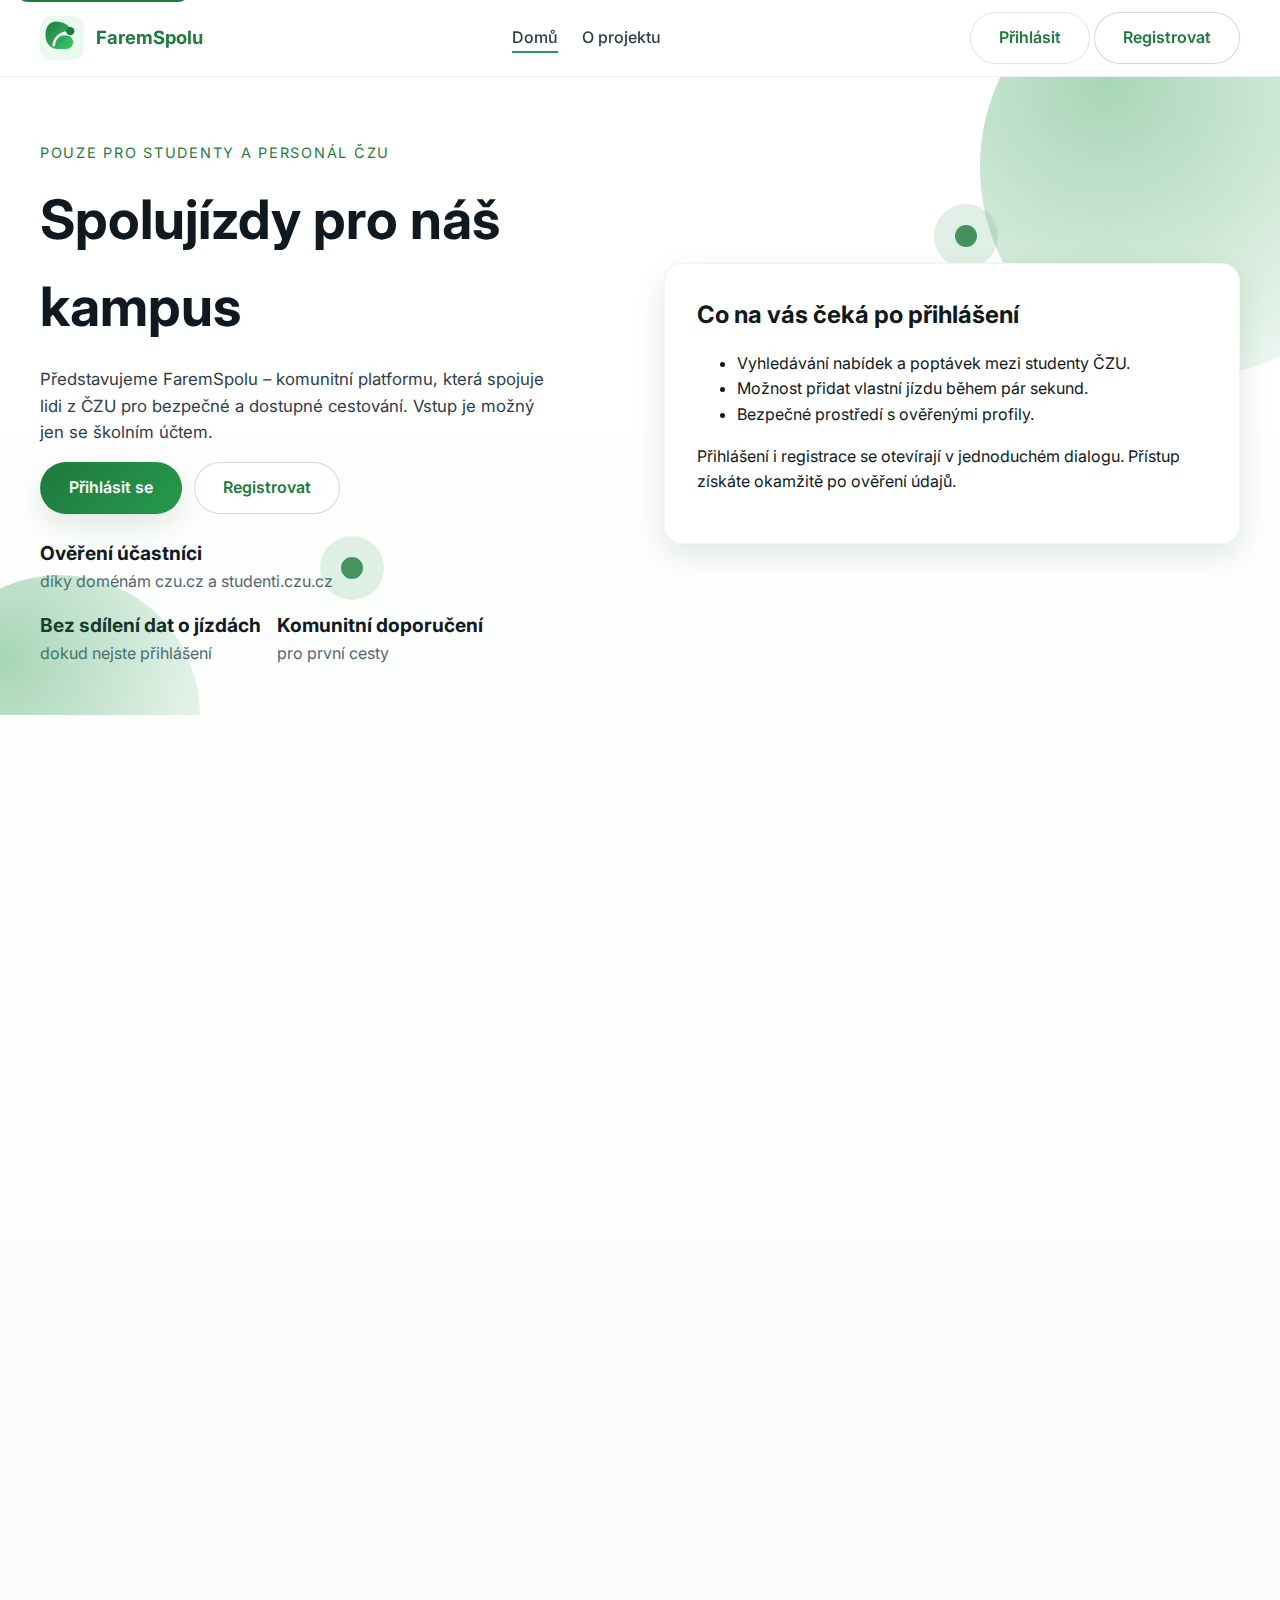
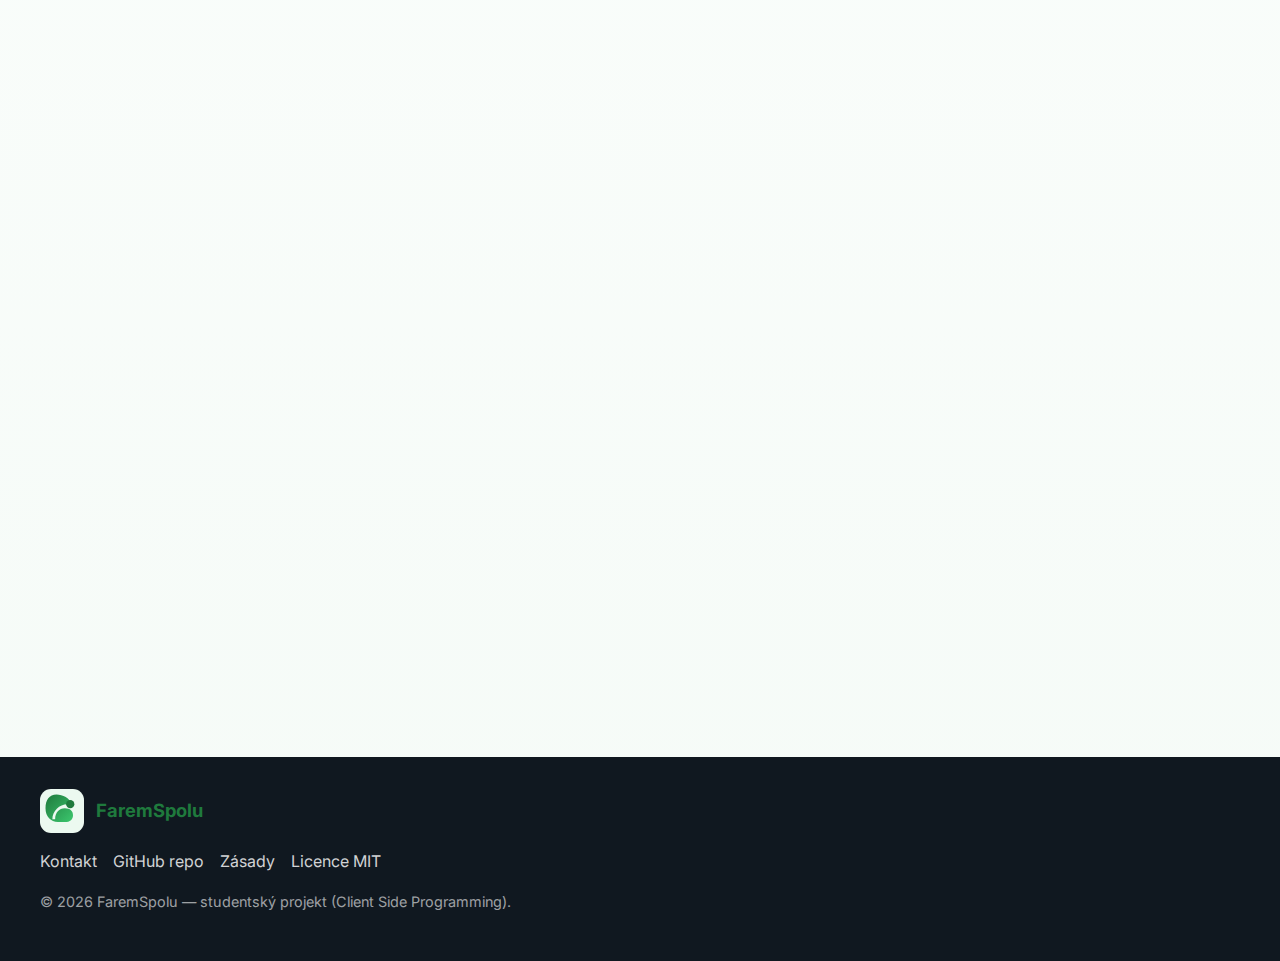
<file: rides.html>
<!DOCTYPE html>
<html lang="cs">
  <head>
    <meta charset="utf-8" />
    <meta name="viewport" content="width=device-width, initial-scale=1" />
    <title>Přehled jízd – FaremSpolu</title>
    <meta name="description" content="Procházej studentské jízdy z a na ČZU. Filtruj podle data, směru nebo volných míst." />
    <link rel="icon" type="image/svg+xml" href="assets/img/logo.svg" />
    <link rel="preconnect" href="https://fonts.googleapis.com" />
    <link rel="preconnect" href="https://fonts.gstatic.com" crossorigin />
    <link
      href="https://fonts.googleapis.com/css2?family=Inter:wght@400;500;600;700&display=swap"
      rel="stylesheet"
    />
    <link rel="stylesheet" href="assets/css/reset.css" />
    <link rel="stylesheet" href="assets/css/styles.css" />
  </head>
  <body data-page="rides">
    <a class="skip-link" href="#main-content">Přeskočit na obsah</a>
    <header class="site-header" data-component="header"></header>
    <main id="main-content" class="page page--rides" tabindex="-1">
      <section class="subhero" data-animate>
        <div class="container subhero__inner">
          <div class="subhero__copy">
            <h1 class="subhero__title">Přehled jízd</h1>
            <p class="subhero__subtitle">
              Najdi ideální spolujízdu od spolužáků. Filtruj podle směru, data i volných míst.
            </p>
          </div>
          <button class="btn btn--secondary" data-modal-open="offer-modal">Přidat jízdu</button>
        </div>
      </section>

      <section class="section section--quiet" data-animate>
        <div class="container layout">
          <aside class="filters card" aria-label="Filtry jízd">
            <form id="rides-filters" class="filters__form" novalidate>
              <div class="filters__row">
                <label class="input" for="filter-from">
                  <span class="input__label">Odkud</span>
                  <input type="text" id="filter-from" name="from" placeholder="Kolín" />
                </label>
                <label class="input" for="filter-to">
                  <span class="input__label">Kam</span>
                  <input type="text" id="filter-to" name="to" placeholder="ČZU" />
                </label>
              </div>
              <div class="filters__row">
                <label class="input" for="filter-date">
                  <span class="input__label">Datum</span>
                  <input type="date" id="filter-date" name="date" />
                </label>
                <label class="input" for="filter-seats">
                  <span class="input__label">Počet míst</span>
                  <input type="number" id="filter-seats" name="seats" min="1" max="5" />
                </label>
              </div>
              <label class="checkbox" for="filter-available">
                <input type="checkbox" id="filter-available" name="onlyAvailable" value="true" />
                <span>Jen volná místa</span>
              </label>
              <div class="filters__actions">
                <button class="btn btn--primary" type="submit">Filtrovat</button>
                <button class="btn btn--ghost" type="reset">Vymazat</button>
              </div>
            </form>
            <p class="filters__note">Filtry se ukládají do URL adresy pro sdílení.</p>
          </aside>

          <section class="rides-list" aria-live="polite">
            <header class="rides-list__header">
              <h2 class="section__title">Dostupné jízdy</h2>
              <p class="section__subtitle" data-rides-count>
                Načítám aktuální nabídky...
              </p>
            </header>
            <div class="rides-list__items" data-rides-list></div>
            <template id="ride-card-template">
              <article class="rides-card card" data-animate>
                <div class="rides-card__route">
                  <span data-route></span>
                  <span data-departure></span>
                </div>
                <div class="rides-card__meta">
                  <span data-driver></span>
                  <span data-availability></span>
                </div>
                <div class="rides-card__tags" data-tags></div>
                <div class="rides-card__footer">
                  <span class="rides-card__price" data-price></span>
                  <a class="btn btn--ghost" data-link>Detail</a>
                </div>
              </article>
            </template>
          </section>
        </div>
      </section>
    </main>
    <footer class="site-footer" data-component="footer"></footer>

    <script type="module" src="assets/js/pages/rides.js"></script>
  </body>
</html>
</file>
<file: assets/css/styles.css>
:root {
  --font-base: 'Inter', system-ui, -apple-system, BlinkMacSystemFont, 'Segoe UI', sans-serif;
  --color-green-700: #115c2c;
  --color-green-600: #1f7a3d;
  --color-green-500: #27984d;
  --color-green-100: #ecf9f0;
  --color-green-50: #f5fbf7;
  --color-gray-900: #101820;
  --color-gray-700: #2e3d49;
  --color-gray-600: #3f4c58;
  --color-gray-500: #556575;
  --color-gray-300: #c8d5e0;
  --color-gray-200: #e6edf2;
  --color-white: #ffffff;
  --shadow-sm: 0 12px 30px rgba(18, 85, 42, 0.12);
  --shadow-md: 0 16px 40px rgba(17, 80, 38, 0.18);
  --radius-lg: 28px;
  --radius-md: 18px;
  --radius-sm: 12px;
  --space-1: 0.25rem;
  --space-2: 0.5rem;
  --space-3: 0.75rem;
  --space-4: 1rem;
  --space-5: 1.5rem;
  --space-6: 2rem;
  --space-7: 2.5rem;
  --space-8: 3rem;
  --space-9: 4rem;
  --max-width: 1200px;
  --transition-base: 220ms ease;
  --transition-long: 400ms ease;
}

* {
  box-sizing: border-box;
}

body {
  font-family: var(--font-base);
  font-size: 16px;
  line-height: 1.6;
  color: var(--color-gray-900);
  background: linear-gradient(180deg, var(--color-white) 0%, var(--color-green-50) 100%);
  min-height: 100vh;
}

a {
  color: inherit;
  text-decoration: none;
}

a:hover,
a:focus-visible {
  text-decoration: underline;
}

main {
  display: block;
}

h1,
h2,
h3 {
  font-weight: 700;
  color: var(--color-gray-900);
}

p {
  margin-block: 0 var(--space-4);
}

img,
svg {
  max-width: 100%;
  display: block;
}

button {
  font: inherit;
}

.skip-link {
  position: absolute;
  top: -40px;
  left: var(--space-4);
  padding: var(--space-2) var(--space-4);
  background: var(--color-green-600);
  color: var(--color-white);
  border-radius: var(--radius-sm);
  transition: top var(--transition-base);
  z-index: 200;
}

.skip-link:focus-visible {
  top: var(--space-4);
}

.container {
  width: min(100% - var(--space-6), var(--max-width));
  margin-inline: auto;
}

.card {
  background: var(--color-white);
  border-radius: var(--radius-md);
  padding: var(--space-6);
  box-shadow: var(--shadow-sm);
  border: 1px solid rgba(16, 24, 32, 0.05);
  position: relative;
  overflow: hidden;
}

.card:hover,
.card:focus-within {
  box-shadow: var(--shadow-md);
}

.section {
  padding-block: var(--space-9);
}

.section--light {
  background: var(--color-green-50);
}

.section--accent {
  background: linear-gradient(135deg, rgba(31, 122, 61, 0.92), rgba(39, 152, 77, 0.78));
  color: var(--color-white);
}

.section--accent h2,
.section--accent p,
.section--accent li {
  color: var(--color-white);
}

.section--quiet {
  background: transparent;
}

.section__header {
  margin-bottom: var(--space-6);
}

.section__header--sub {
  margin-top: var(--space-6);
}

.section__title {
  font-size: clamp(1.75rem, 2vw + 1rem, 2.5rem);
  margin-bottom: var(--space-2);
}

.section__subtitle {
  color: var(--color-gray-500);
  max-width: 52ch;
}

.section__actions {
  display: flex;
  justify-content: center;
  margin-top: var(--space-6);
}

.btn {
  display: inline-flex;
  align-items: center;
  justify-content: center;
  border-radius: 999px;
  padding: 0.75rem 1.75rem;
  font-weight: 600;
  border: 1px solid transparent;
  cursor: pointer;
  transition: transform var(--transition-base), box-shadow var(--transition-base),
    background var(--transition-base);
}

.btn:focus-visible {
  outline: 3px solid rgba(39, 152, 77, 0.35);
  outline-offset: 3px;
}

.btn--primary {
  background: linear-gradient(135deg, var(--color-green-600), var(--color-green-500));
  color: var(--color-white);
  box-shadow: var(--shadow-sm);
}

.btn--primary:hover {
  transform: translateY(-2px);
  box-shadow: var(--shadow-md);
}

.btn--primary:active {
  transform: translateY(0);
}

.btn--secondary {
  background: var(--color-white);
  border-color: rgba(31, 122, 61, 0.24);
  color: var(--color-green-600);
}

.btn--secondary:hover {
  background: var(--color-green-100);
  transform: translateY(-2px);
}

.btn--ghost {
  background: transparent;
  border-color: rgba(16, 24, 32, 0.12);
  color: var(--color-green-600);
}

.btn--ghost:hover {
  border-color: rgba(16, 24, 32, 0.2);
  background: rgba(39, 152, 77, 0.08);
}

.btn--success {
  background: linear-gradient(135deg, #1f7a3d, #3cc76e);
  color: var(--color-white);
}

.badge {
  display: inline-flex;
  align-items: center;
  gap: var(--space-2);
  border-radius: 999px;
  padding: 0.35rem 0.9rem;
  background: var(--color-green-100);
  color: var(--color-green-600);
  font-weight: 600;
  font-size: 0.85rem;
}

.badge--muted {
  background: rgba(16, 24, 32, 0.08);
  color: var(--color-gray-700);
}

.eyebrow {
  font-size: 0.9rem;
  letter-spacing: 0.12em;
  text-transform: uppercase;
  color: var(--color-green-600);
  margin-bottom: var(--space-3);
}

.hero {
  position: relative;
  padding-block: var(--space-9);
  overflow: hidden;
}

.hero__content {
  display: grid;
  gap: var(--space-8);
  align-items: center;
}

.hero__copy {
  max-width: 520px;
}

.hero__title {
  font-size: clamp(2.4rem, 3vw + 1rem, 3.5rem);
  margin-bottom: var(--space-4);
}

.hero__subtitle {
  color: var(--color-gray-700);
  font-size: 1.05rem;
}

.hero__cta {
  display: flex;
  flex-wrap: wrap;
  gap: var(--space-3);
  margin-bottom: var(--space-5);
}

.hero__stats {
  list-style: none;
  padding: 0;
  margin: 0;
  display: flex;
  flex-wrap: wrap;
  gap: var(--space-4);
  color: var(--color-gray-500);
}

.hero__stats strong {
  color: var(--color-gray-900);
  display: block;
  font-size: 1.2rem;
}

.hero__media {
  position: absolute;
  inset: 0;
  pointer-events: none;
}

.hero__orb {
  position: absolute;
  border-radius: 50%;
  background: radial-gradient(circle at 30% 30%, rgba(39, 152, 77, 0.4), rgba(17, 92, 44, 0));
  animation: float var(--transition-long) infinite alternate;
}

.hero__orb--one {
  width: 420px;
  height: 420px;
  top: -120px;
  right: -120px;
}

.hero__orb--two {
  width: 280px;
  height: 280px;
  bottom: -140px;
  left: -80px;
  animation-delay: 140ms;
}

.hero__icon {
  position: absolute;
  width: 64px;
  height: 64px;
  border-radius: 50%;
  background: rgba(39, 152, 77, 0.14);
  display: grid;
  place-items: center;
  animation: float 6s ease-in-out infinite;
}

.hero__icon::after {
  content: '';
  width: 22px;
  height: 22px;
  border-radius: 50%;
  background: rgba(31, 122, 61, 0.8);
}

.hero__icon--one {
  top: 20%;
  right: 22%;
}

.hero__icon--two {
  bottom: 18%;
  left: 25%;
}

.search-form {
  display: grid;
  gap: var(--space-4);
}

.search-form__group {
  display: grid;
  gap: var(--space-4);
  border: none;
  padding: 0;
  margin: 0;
}

.search-form__legend {
  font-size: 1.1rem;
  font-weight: 600;
  color: var(--color-gray-900);
}

.input {
  display: grid;
  gap: var(--space-2);
}

.input__label {
  font-weight: 600;
  color: var(--color-gray-700);
}

.input input,
.input select,
.input textarea {
  border-radius: var(--radius-sm);
  border: 1px solid rgba(16, 24, 32, 0.1);
  padding: 0.75rem 1rem;
  background: rgba(255, 255, 255, 0.9);
  transition: border-color var(--transition-base), box-shadow var(--transition-base);
}

.input input:focus-visible,
.input select:focus-visible,
.input textarea:focus-visible {
  border-color: var(--color-green-500);
  box-shadow: 0 0 0 4px rgba(39, 152, 77, 0.18);
  outline: none;
}

.checkbox {
  display: inline-flex;
  align-items: center;
  gap: var(--space-3);
  font-weight: 500;
  color: var(--color-gray-700);
}

.checkbox input {
  width: 18px;
  height: 18px;
  accent-color: var(--color-green-600);
}

.features__grid {
  display: grid;
  gap: var(--space-5);
}

.feature-card {
  display: grid;
  gap: var(--space-3);
}

.feature-card__icon {
  width: 56px;
  height: 56px;
  border-radius: 18px;
  background: rgba(39, 152, 77, 0.12);
  display: grid;
  place-items: center;
  color: var(--color-green-600);
}

.feature-card__title {
  font-size: 1.25rem;
}

.rides-preview__list {
  display: grid;
  gap: var(--space-4);
  margin-bottom: var(--space-5);
}

.rides-card {
  display: grid;
  gap: var(--space-4);
  transition: transform var(--transition-base), box-shadow var(--transition-base);
}

.rides-card:hover {
  transform: translateY(-6px);
}

.rides-card__route {
  display: flex;
  justify-content: space-between;
  gap: var(--space-4);
  font-weight: 600;
}

.rides-card__meta {
  display: flex;
  justify-content: space-between;
  gap: var(--space-4);
  color: var(--color-gray-500);
}

.rides-card__tags {
  display: flex;
  flex-wrap: wrap;
  gap: var(--space-2);
}

.tag {
  display: inline-flex;
  align-items: center;
  padding: 0.35rem 0.8rem;
  border-radius: 999px;
  background: rgba(39, 152, 77, 0.12);
  color: var(--color-green-600);
  font-size: 0.85rem;
  font-weight: 600;
}

.rides-card__footer {
  display: flex;
  justify-content: space-between;
  align-items: center;
}

.rides-card__price {
  font-weight: 700;
  color: var(--color-green-600);
}

.testimonials__grid {
  display: grid;
  gap: var(--space-5);
}

.testimonial-card {
  display: grid;
  gap: var(--space-4);
  background: rgba(255, 255, 255, 0.12);
  border: 1px solid rgba(255, 255, 255, 0.3);
  color: inherit;
}

.testimonial-card__quote {
  font-size: 1.15rem;
  line-height: 1.7;
}

.split {
  display: grid;
  gap: var(--space-6);
}

.split__media {
  display: grid;
  place-items: center;
}

.split__illustration {
  width: 100%;
  max-width: 240px;
  fill: none;
}

.split__screen {
  fill: rgba(39, 152, 77, 0.12);
}

.split__road {
  fill: rgba(39, 152, 77, 0.48);
}

.split__marker {
  fill: var(--color-green-600);
}

.next-steps__list {
  list-style: disc;
  padding-left: 1.2rem;
  color: var(--color-gray-700);
  display: grid;
  gap: var(--space-2);
}

.subhero {
  padding-block: var(--space-7);
  background: linear-gradient(135deg, rgba(31, 122, 61, 0.1), rgba(39, 152, 77, 0.05));
}

.subhero__inner {
  display: flex;
  justify-content: space-between;
  align-items: center;
  gap: var(--space-5);
}

.subhero__title {
  font-size: clamp(2rem, 2vw + 1rem, 2.8rem);
  margin-bottom: var(--space-3);
}

.subhero__subtitle {
  color: var(--color-gray-600);
  margin: 0;
  max-width: 60ch;
}

.layout {
  display: grid;
  gap: var(--space-6);
}

.filters {
  display: grid;
  gap: var(--space-4);
  align-self: start;
}

.filters__form {
  display: grid;
  gap: var(--space-4);
}

.filters__row {
  display: grid;
  gap: var(--space-4);
}

.filters__actions {
  display: flex;
  gap: var(--space-3);
  flex-wrap: wrap;
}

.filters__note {
  color: var(--color-gray-500);
  font-size: 0.9rem;
  margin: 0;
}

.rides-list__header {
  margin-bottom: var(--space-5);
}

.rides-list__items {
  display: grid;
  gap: var(--space-4);
}

.rides-list__items .card {
  box-shadow: var(--shadow-sm);
}

.rides-empty {
  padding: var(--space-6);
  text-align: center;
  border-radius: var(--radius-md);
  background: rgba(16, 24, 32, 0.04);
  color: var(--color-gray-500);
}

.ride-detail {
  display: grid;
  gap: var(--space-6);
}

.ride-detail__primary {
  display: grid;
  gap: var(--space-4);
}

.ride-detail__stats {
  display: grid;
  gap: var(--space-4);
  grid-template-columns: repeat(auto-fit, minmax(160px, 1fr));
}

.ride-detail__tags {
  display: flex;
  flex-wrap: wrap;
  gap: var(--space-2);
}

.ride-detail__sidebar {
  display: grid;
  gap: var(--space-5);
  align-content: start;
}

.ride-driver__header {
  display: flex;
  align-items: center;
  gap: var(--space-4);
  margin-bottom: var(--space-4);
}

.ride-driver__avatar {
  width: 64px;
  height: 64px;
  border-radius: 50%;
  background: rgba(39, 152, 77, 0.2);
  display: grid;
  place-items: center;
  font-weight: 700;
  color: var(--color-green-600);
}

.ride-driver__name {
  font-weight: 600;
  margin: 0;
}

.ride-driver__rating {
  color: var(--color-gray-500);
  margin: 0;
}

.ride-driver__stats {
  display: grid;
  gap: var(--space-3);
}

.ride-driver__stats div {
  display: grid;
  gap: var(--space-1);
}

.ride-driver__stats dt {
  font-size: 0.85rem;
  text-transform: uppercase;
  letter-spacing: 0.05em;
  color: var(--color-gray-500);
}

.ride-driver__stats dd {
  margin: 0;
  font-weight: 600;
}

.ride-driver__bio {
  color: var(--color-gray-600);
}

.ride-rating__score {
  font-size: 2.5rem;
  font-weight: 700;
  color: var(--color-green-600);
  margin-bottom: var(--space-4);
}

.ride-rating__reviews {
  list-style: none;
  padding: 0;
  margin: 0;
  display: grid;
  gap: var(--space-4);
}

.ride-rating__reviews li {
  border-top: 1px solid rgba(16, 24, 32, 0.08);
  padding-top: var(--space-3);
  color: var(--color-gray-600);
}

.ride-rating__reviews strong {
  display: block;
  color: var(--color-gray-900);
}

.account {
  display: grid;
  gap: var(--space-6);
}

.account__summary {
  display: grid;
  gap: var(--space-4);
}

.account__role {
  margin: 0;
  color: var(--color-gray-600);
}

.account__stats {
  display: grid;
  gap: var(--space-3);
  grid-template-columns: repeat(auto-fit, minmax(140px, 1fr));
}

.account__stats dt {
  text-transform: uppercase;
  font-size: 0.75rem;
  color: var(--color-gray-500);
  letter-spacing: 0.08em;
}

.account__stats dd {
  margin: 0;
  font-size: 1.4rem;
  font-weight: 700;
  color: var(--color-green-600);
}

.account__lists {
  display: grid;
  gap: var(--space-6);
}

.account__section {
  display: grid;
  gap: var(--space-4);
}

.account__section-header {
  display: flex;
  justify-content: space-between;
  align-items: center;
  gap: var(--space-3);
}

.account__ride-list {
  display: grid;
  gap: var(--space-3);
  list-style: none;
  padding: 0;
  margin: 0;
}

.account__ride-list li {
  display: grid;
  gap: var(--space-1);
  padding: var(--space-3) var(--space-4);
  border-radius: var(--radius-sm);
  background: rgba(16, 24, 32, 0.04);
}

.account__ride-list span {
  color: var(--color-gray-500);
  font-size: 0.9rem;
}

.account__ride-list a {
  justify-self: start;
  margin-top: var(--space-2);
}

.site-header {
  position: sticky;
  top: 0;
  z-index: 100;
  background: rgba(255, 255, 255, 0.92);
  backdrop-filter: blur(18px);
  border-bottom: 1px solid rgba(16, 24, 32, 0.06);
}

.site-header__inner {
  display: flex;
  align-items: center;
  justify-content: space-between;
  gap: var(--space-4);
  padding-block: var(--space-3);
}

.site-header__brand {
  display: inline-flex;
  align-items: center;
  gap: var(--space-3);
}

.site-header__brand img {
  width: 44px;
  height: 44px;
}

.site-header__name {
  font-weight: 700;
  font-size: 1.15rem;
  color: var(--color-green-600);
}

.site-header__nav {
  display: none;
}

.nav__list {
  display: flex;
  gap: var(--space-5);
  list-style: none;
  padding: 0;
  margin: 0;
}

.nav__link {
  font-weight: 500;
  color: var(--color-gray-700);
  position: relative;
}

.nav__link::after {
  content: '';
  position: absolute;
  inset-inline: 0;
  bottom: -6px;
  height: 2px;
  background: var(--color-green-500);
  transform: scaleX(0);
  transform-origin: left;
  transition: transform var(--transition-base);
}

.nav__link:hover::after,
.nav__link:focus-visible::after,
.nav__link[aria-current='page']::after {
  transform: scaleX(1);
}

.site-header__cta {
  display: none;
}

.site-header__menu {
  width: 44px;
  height: 44px;
  border-radius: 50%;
  border: 1px solid rgba(16, 24, 32, 0.1);
  background: var(--color-white);
  display: grid;
  place-items: center;
  cursor: pointer;
}

.site-header__menu-line {
  width: 18px;
  height: 2px;
  background: var(--color-gray-900);
  position: relative;
}

.site-header__menu-line::before,
.site-header__menu-line::after {
  content: '';
  position: absolute;
  width: 18px;
  height: 2px;
  background: var(--color-gray-900);
  left: 0;
  transition: transform var(--transition-base);
}

.site-header__menu-line::before {
  top: -6px;
}

.site-header__menu-line::after {
  top: 6px;
}

.site-header__mobile {
  display: grid;
  gap: var(--space-4);
  padding: var(--space-4);
}

.site-header__mobile[hidden] {
  display: none !important;
}

.site-header__cta-mobile {
  display: grid;
  gap: var(--space-3);
}

.footer {
  background: var(--color-gray-900);
  color: rgba(255, 255, 255, 0.82);
  padding-block: var(--space-6);
}

.footer__inner {
  display: grid;
  gap: var(--space-4);
}

.footer__links {
  display: flex;
  flex-wrap: wrap;
  gap: var(--space-4);
  list-style: none;
  padding: 0;
  margin: 0;
}

.footer__links a {
  color: inherit;
}

.footer__meta {
  font-size: 0.9rem;
  color: rgba(255, 255, 255, 0.6);
}

.modal {
  position: fixed;
  inset: 0;
  display: grid;
  place-items: center;
  padding: var(--space-6);
  background: rgba(16, 24, 32, 0.55);
  transition: opacity var(--transition-long);
  z-index: 150;
}

.modal[hidden] {
  display: none;
}

.modal__dialog {
  width: min(100%, 520px);
  background: var(--color-white);
  border-radius: var(--radius-lg);
  box-shadow: var(--shadow-md);
  overflow: hidden;
}

.modal__header {
  display: flex;
  justify-content: space-between;
  align-items: center;
  padding: var(--space-5) var(--space-6) var(--space-4);
  border-bottom: 1px solid rgba(16, 24, 32, 0.08);
}

.modal__title {
  font-size: 1.5rem;
  margin: 0;
}

.modal__close {
  background: transparent;
  border: none;
  font-size: 1.5rem;
  cursor: pointer;
}

.modal__content {
  padding: 0 var(--space-6) var(--space-6);
  display: grid;
  gap: var(--space-4);
}

.modal__form {
  display: grid;
  gap: var(--space-4);
}

.toast {
  position: fixed;
  bottom: var(--space-6);
  right: var(--space-6);
  background: var(--color-green-600);
  color: var(--color-white);
  padding: var(--space-4) var(--space-5);
  border-radius: var(--radius-md);
  box-shadow: var(--shadow-md);
  opacity: 0;
  transform: translateY(20px);
  pointer-events: none;
  transition: opacity var(--transition-base), transform var(--transition-base);
  z-index: 160;
}

.toast--visible {
  opacity: 1;
  transform: translateY(0);
}

.toast--error {
  background: #d5483a;
}

.has-js [data-animate] {
  opacity: 0;
  transform: translateY(24px);
  transition: opacity var(--transition-long), transform var(--transition-long);
}

.has-js [data-animate].is-visible {
  opacity: 1;
  transform: none;
}

.site-header__mobile .nav__list {
  flex-direction: column;
  gap: var(--space-3);
}

@media (min-width: 480px) {
  .search-form__group {
    grid-template-columns: repeat(2, minmax(0, 1fr));
  }

  .search-form__group > .search-form__submit {
    grid-column: 1 / -1;
  }

  .features__grid,
  .testimonials__grid,
  .split,
  .account__lists,
  .layout,
  .rides-preview__list,
  .rides-list__items {
    grid-template-columns: repeat(2, minmax(0, 1fr));
  }

  .rides-card,
  .rides-preview__list .card {
    grid-template-columns: 1fr;
  }

  .account__ride-list li {
    grid-template-columns: repeat(2, minmax(0, 1fr));
  }
}

@media (min-width: 768px) {
  .hero__content {
    grid-template-columns: 1fr 1fr;
  }

  .search-form__group {
    grid-template-columns: repeat(3, minmax(0, 1fr));
  }

  .search-form__group > .search-form__submit {
    grid-column: auto;
  }

  .features__grid {
    grid-template-columns: repeat(4, minmax(0, 1fr));
  }

  .testimonials__grid {
    grid-template-columns: repeat(3, minmax(0, 1fr));
  }

  .layout {
    grid-template-columns: minmax(260px, 300px) 1fr;
  }

  .ride-detail {
    grid-template-columns: 2fr 1fr;
  }

  .account__lists {
    grid-template-columns: repeat(2, minmax(0, 1fr));
  }

  .site-header__nav {
    display: block;
  }

  .site-header__cta {
    display: flex;
    gap: var(--space-3);
  }

  .site-header__menu,
  .site-header__mobile {
    display: none;
  }
}

@media (min-width: 1024px) {
  .hero {
    padding-block: var(--space-9) var(--space-8);
  }

  .rides-preview__list {
    grid-template-columns: repeat(3, minmax(0, 1fr));
  }
}

@keyframes float {
  from {
    transform: translateY(0px);
  }
  to {
    transform: translateY(-14px);
  }
}

.sr-only {
  position: absolute;
  width: 1px;
  height: 1px;
  padding: 0;
  margin: -1px;
  overflow: hidden;
  clip: rect(0, 0, 0, 0);
  border: 0;
}
</file>
